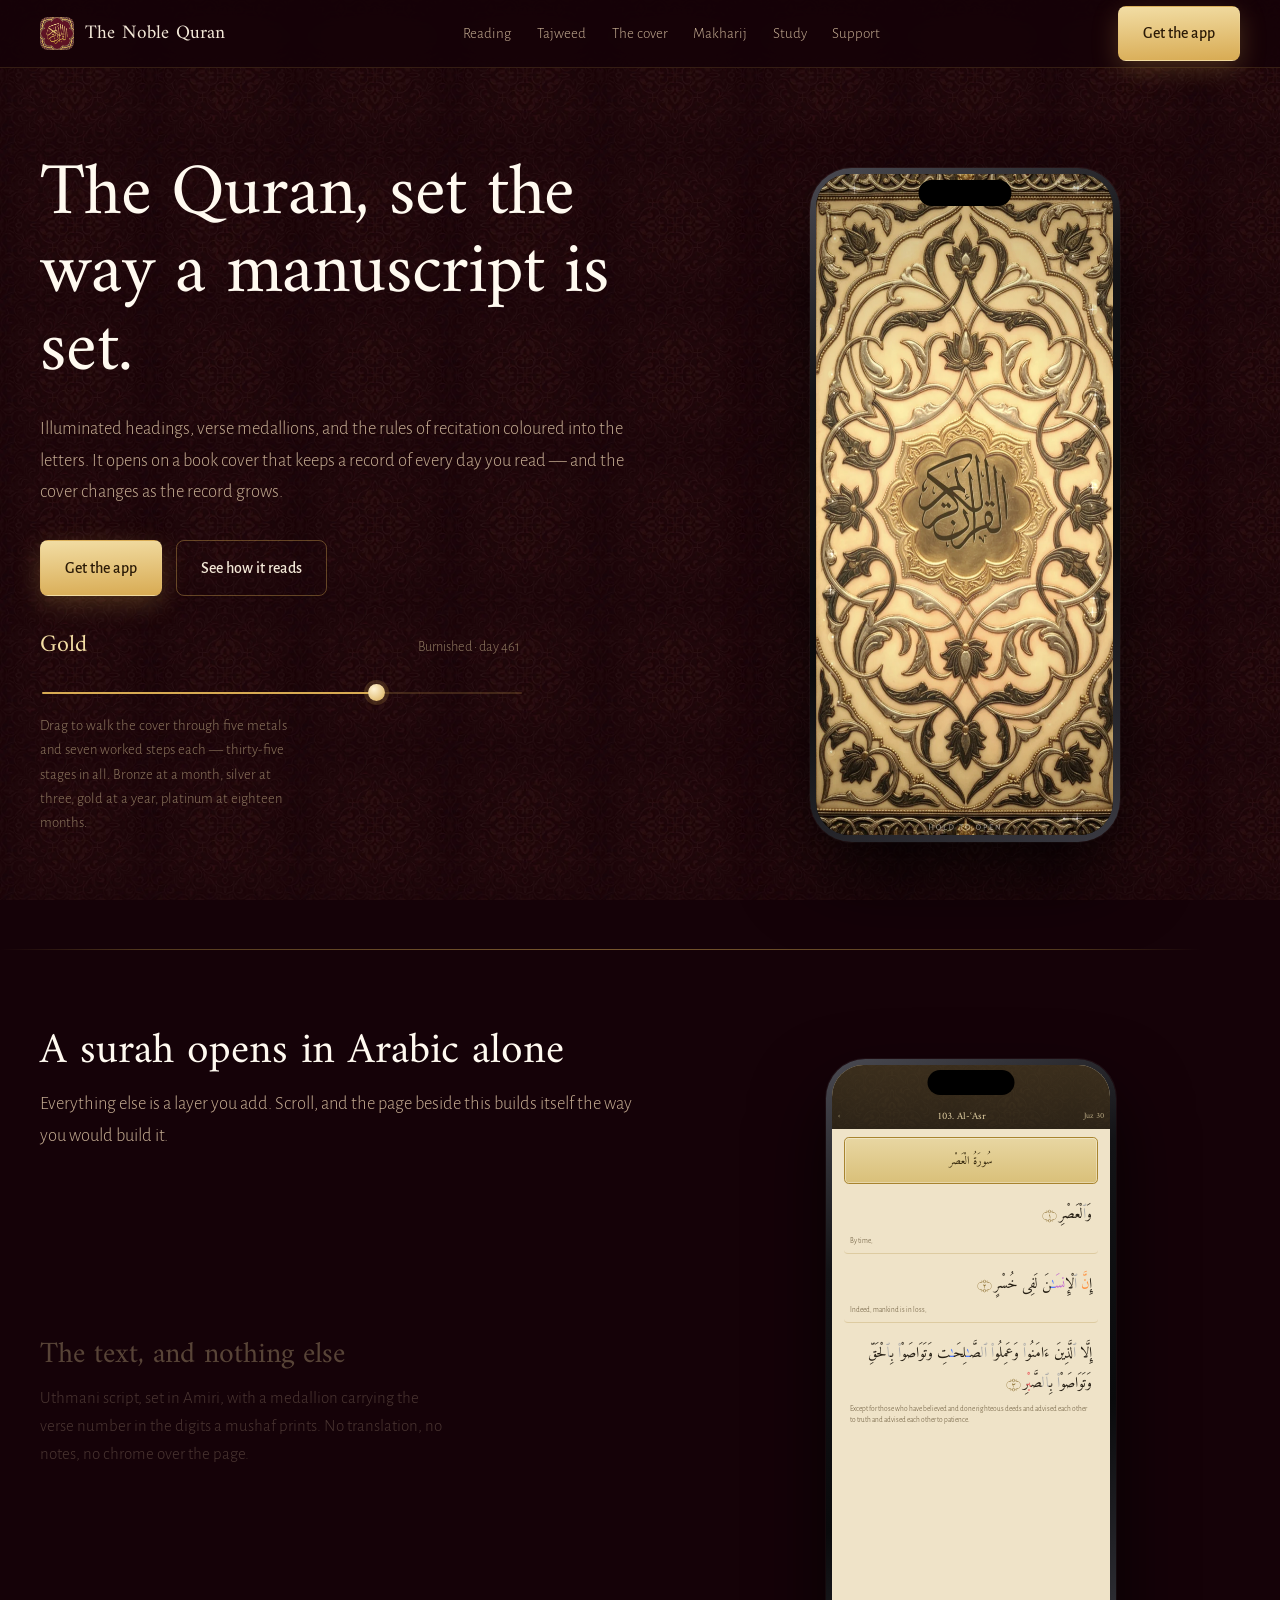
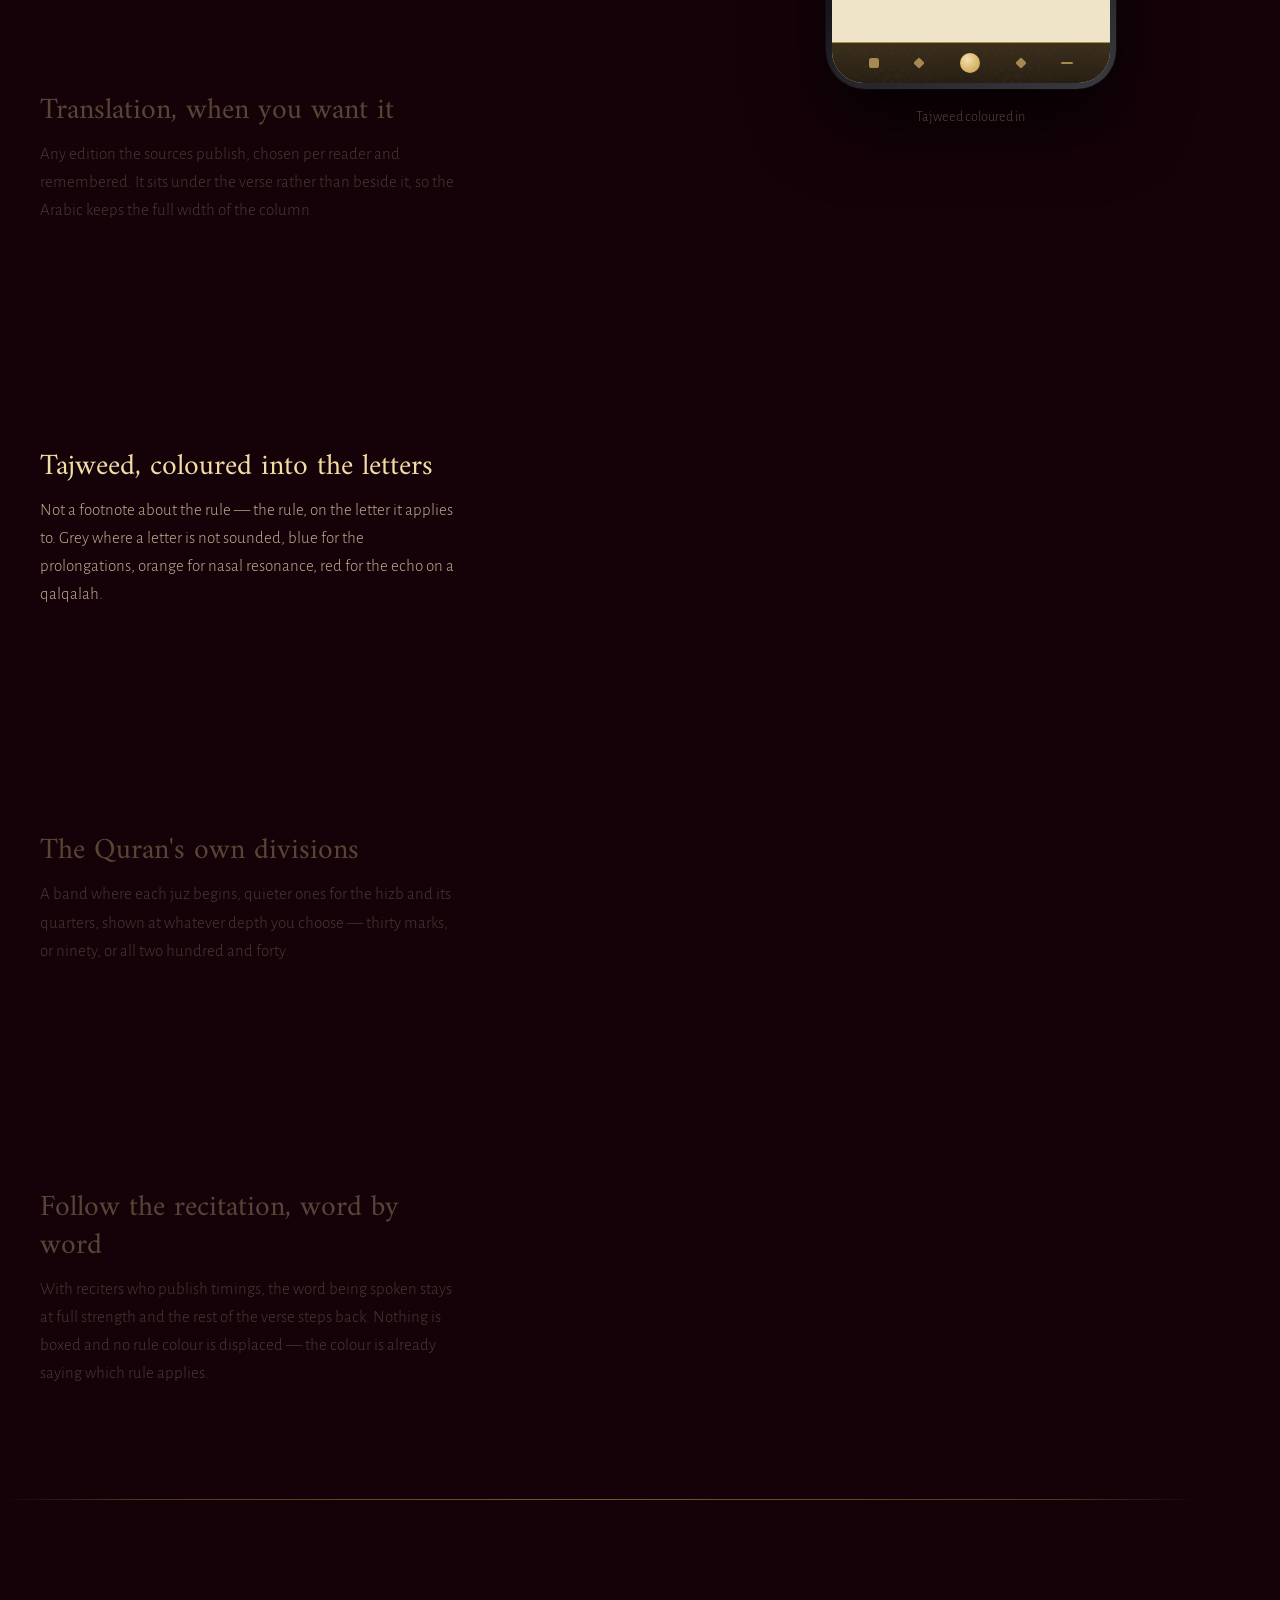
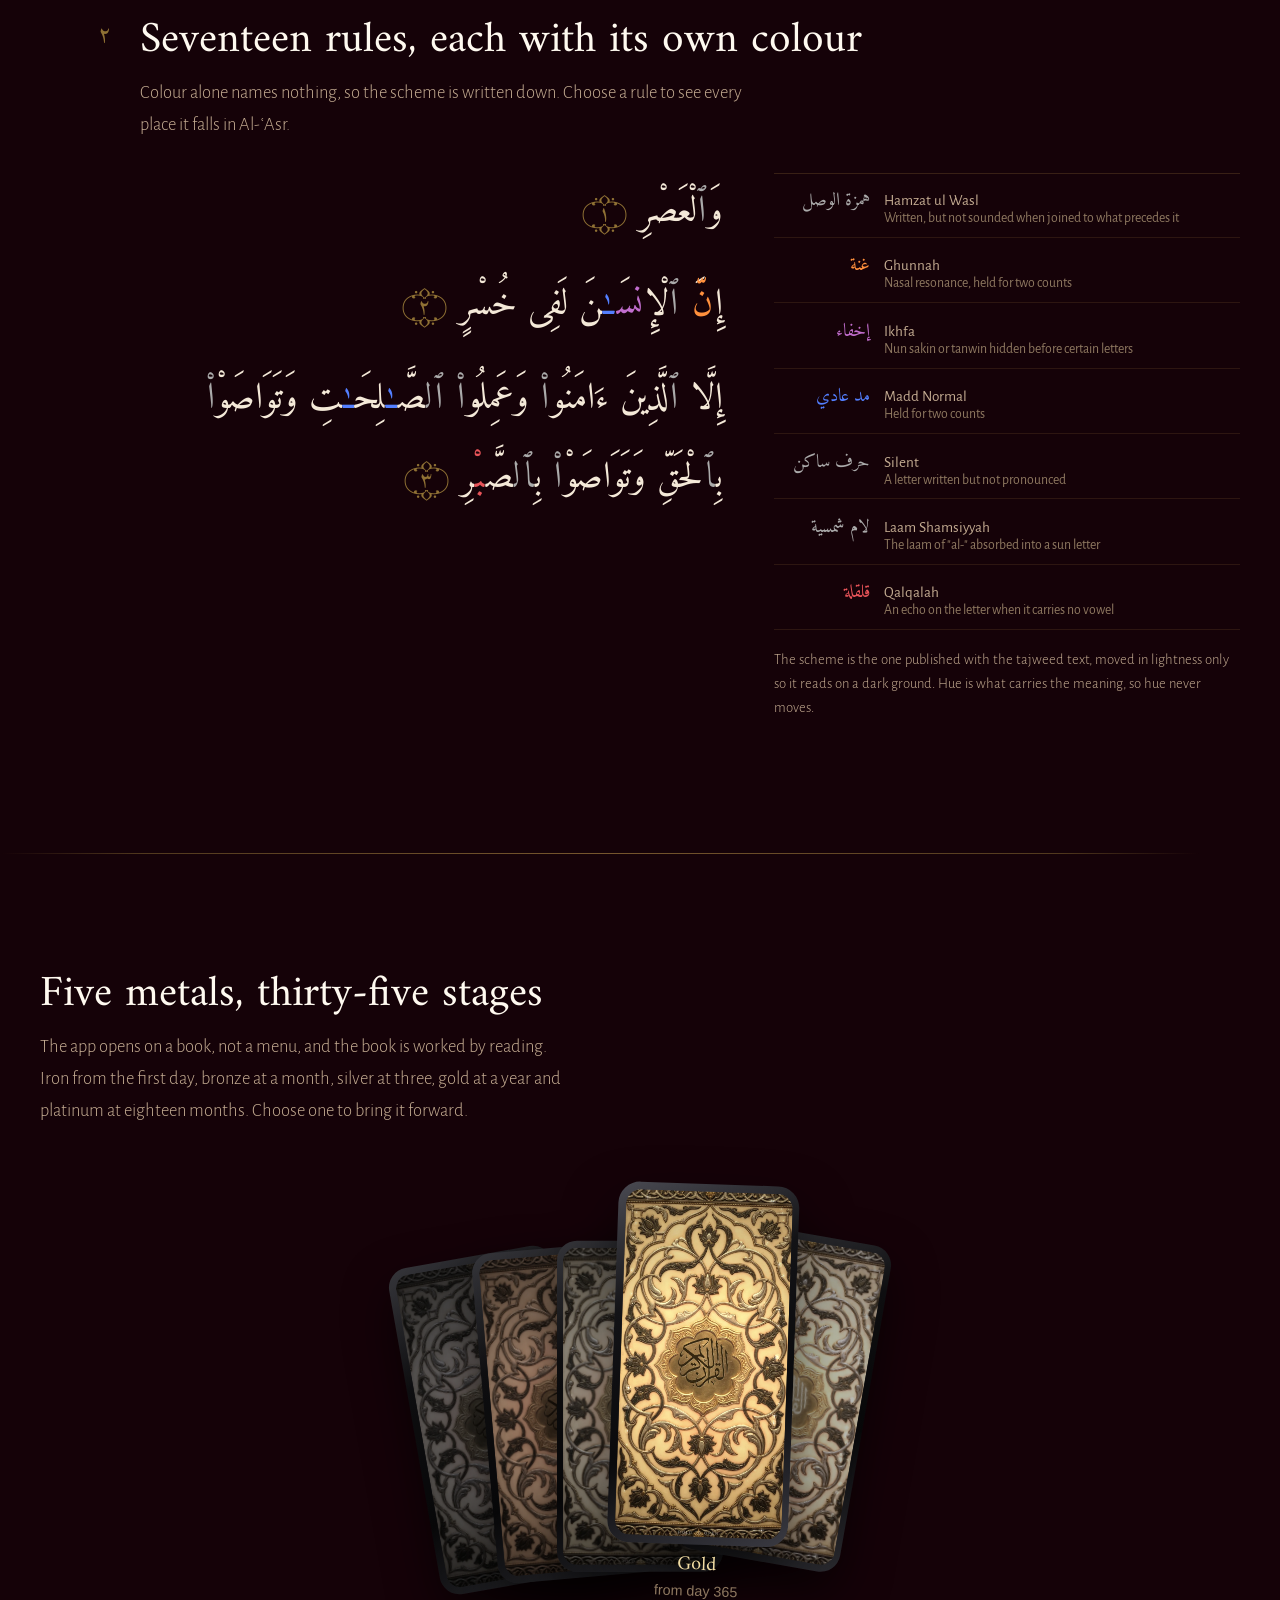
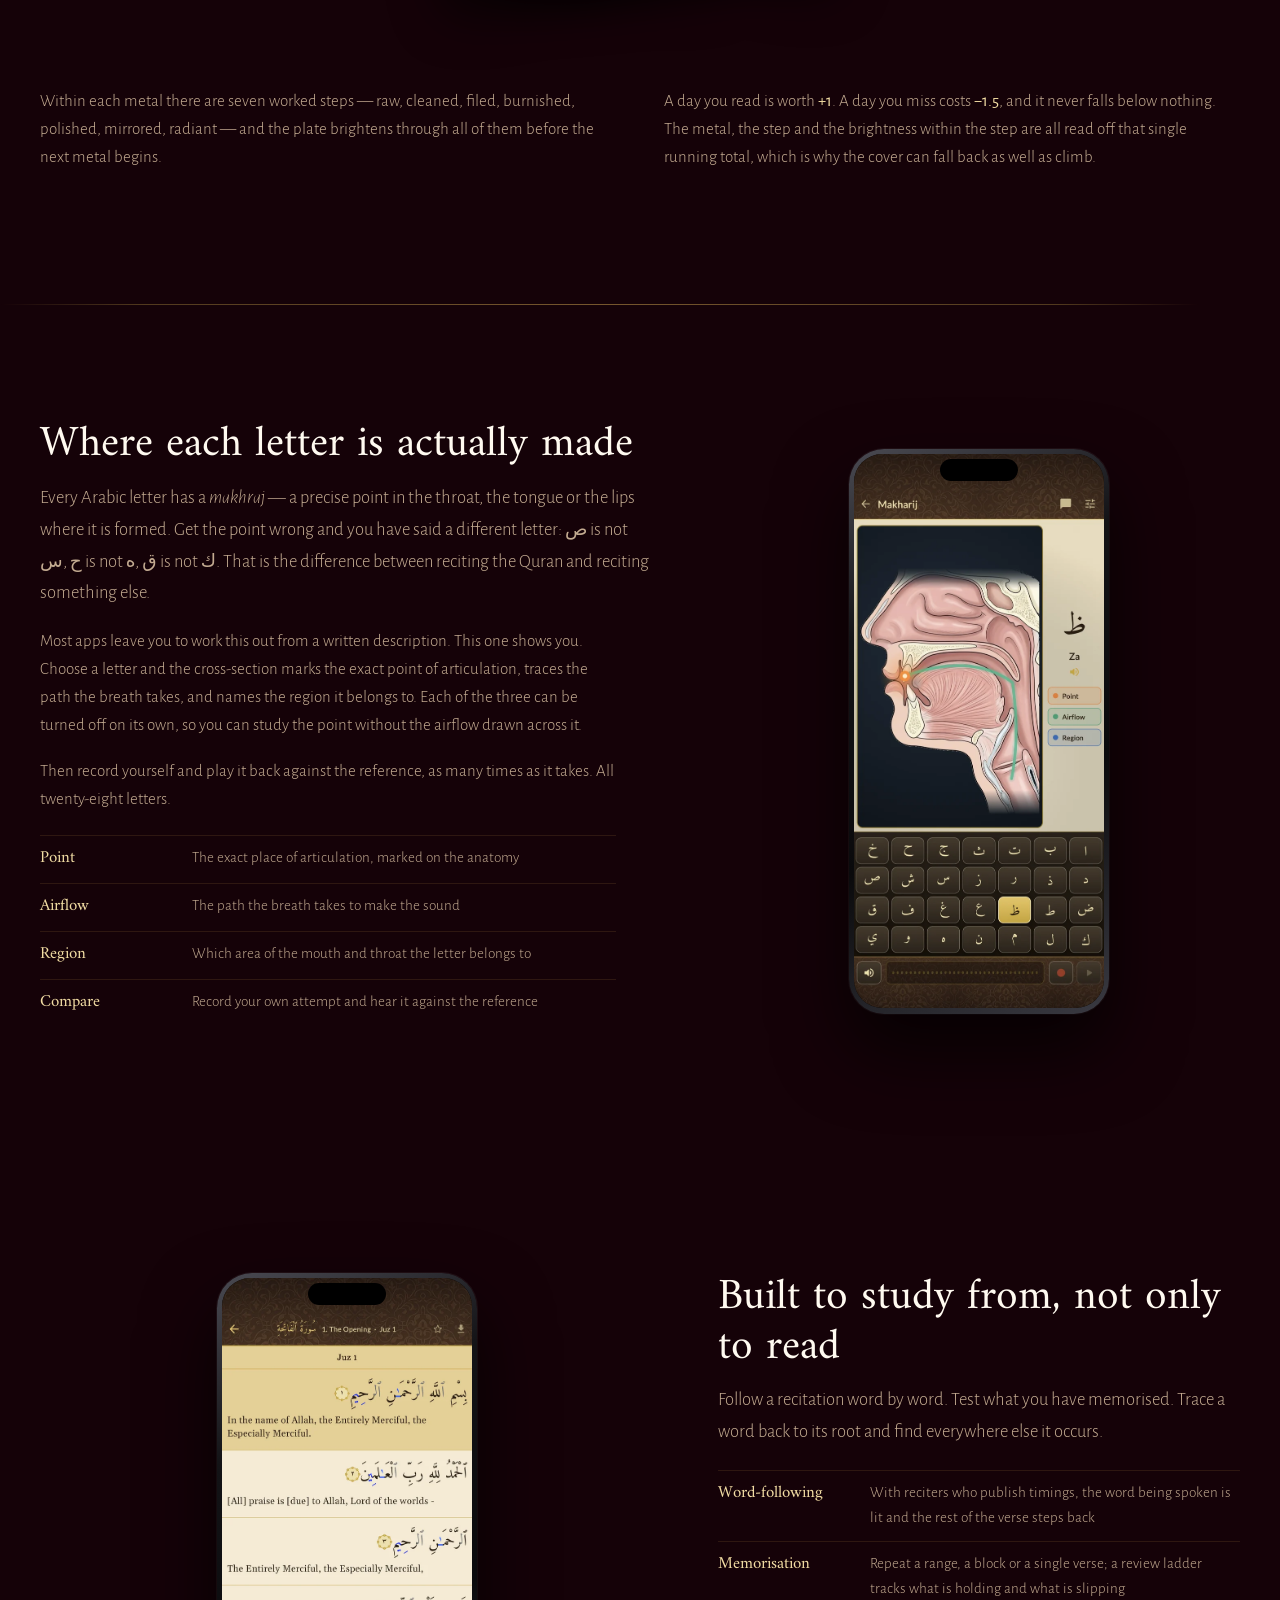
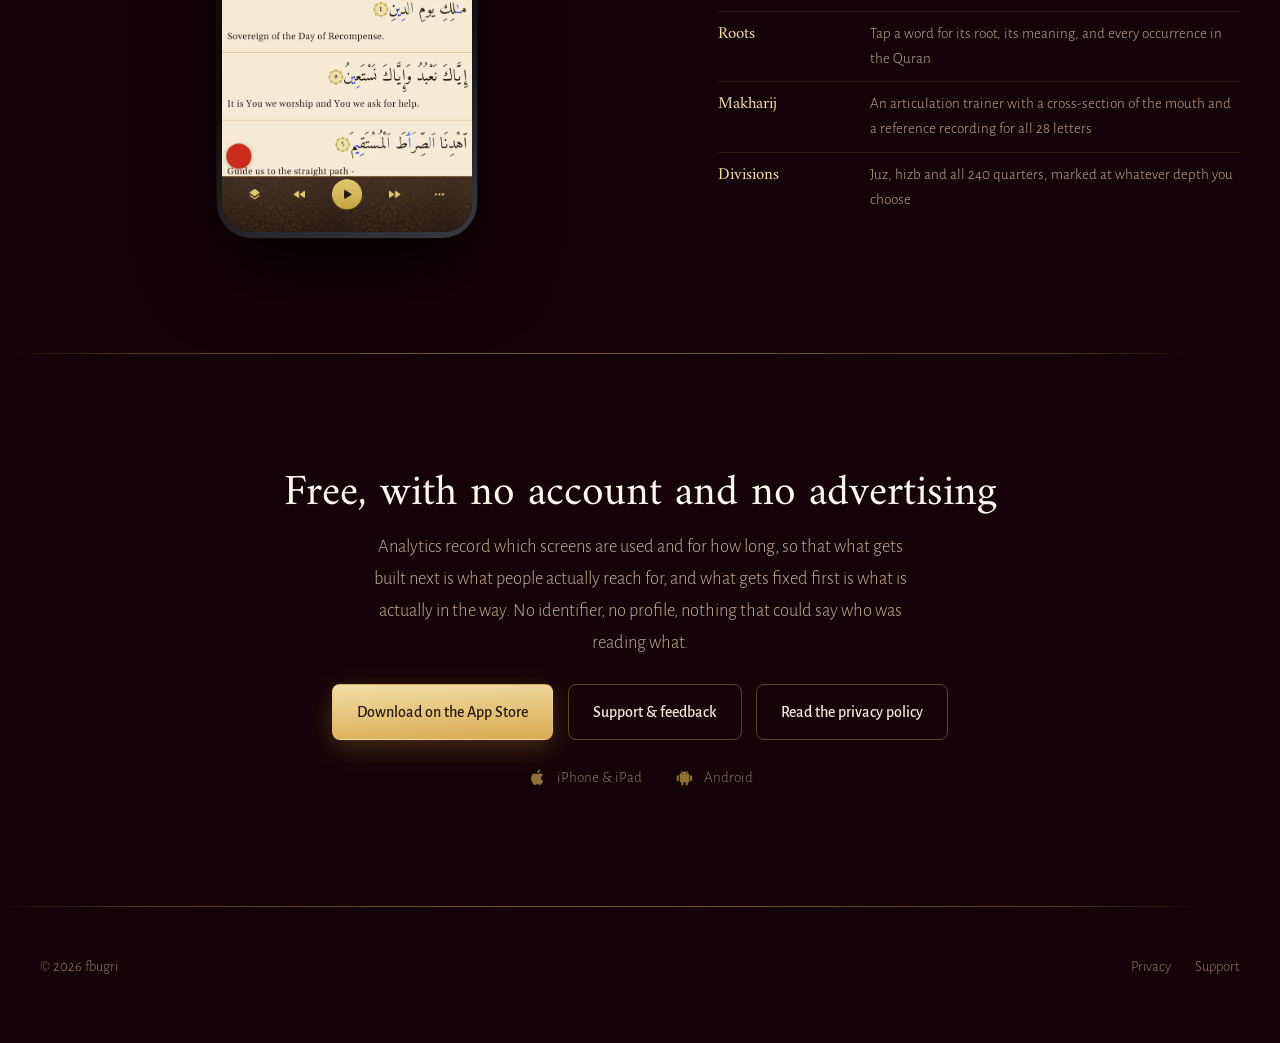
<file: index.html>
<!doctype html>
<html lang="en">
<head>
<meta charset="utf-8">
<meta name="viewport" content="width=device-width, initial-scale=1">
<title>The Noble Quran</title>
<meta name="description" content="A Quran reader for iPhone, set the way a manuscript is set. Tajweed coloured into the letters, word-by-word recitation, and a cover that records every day you read.">
<link rel="icon" href="img/icon.png">
<link rel="canonical" href="https://fbugri-rgb.github.io/noble-quran/">
<meta property="og:type" content="website">
<meta property="og:site_name" content="The Noble Quran">
<meta property="og:title" content="The Noble Quran">
<meta property="og:description" content="A Quran reader for iPhone, set the way a manuscript is set. Tajweed coloured into the letters, recitation followed word by word, and a cover worked by reading.">
<meta property="og:url" content="https://fbugri-rgb.github.io/noble-quran/">
<meta property="og:image" content="https://fbugri-rgb.github.io/noble-quran/img/og.jpg">
<meta property="og:image:width" content="1200">
<meta property="og:image:height" content="630">
<meta property="og:image:alt" content="The Noble Quran: an iPhone showing an illuminated gold book cover.">
<meta name="twitter:card" content="summary_large_image">
<meta name="twitter:title" content="The Noble Quran">
<meta name="twitter:description" content="A Quran reader for iPhone, set the way a manuscript is set. Tajweed coloured into the letters, recitation followed word by word, and a cover worked by reading.">
<meta name="twitter:image" content="https://fbugri-rgb.github.io/noble-quran/img/og.jpg">
<meta name="theme-color" content="#150208">

<link rel="preconnect" href="https://fonts.googleapis.com">
<link rel="preconnect" href="https://fonts.gstatic.com" crossorigin>
<link href="https://fonts.googleapis.com/css2?family=Amiri:ital,wght@0,400;0,700;1,400&family=Alegreya+Sans:wght@300;400;500;700&display=swap" rel="stylesheet">
<link rel="stylesheet" href="style.css">
<style>
/* ─── The phone ────────────────────────────────────────────────────────────
   Drawn rather than an image, so the bezel stays crisp at any size and the
   screen can hold live content as easily as a screenshot. */
.phone{position:relative;width:var(--w,270px);aspect-ratio:1206/2622;flex:none;
  border-radius:calc(var(--w,270px)/7.4);
  padding:calc(var(--w,270px)/48);
  background:linear-gradient(155deg,#4a4a52,#131316 28%,#0a0a0c 62%,#3a3a42);
  box-shadow:0 2.2rem 4.5rem rgba(0,0,0,.72), 0 0 0 1px rgba(255,255,255,.06);}
.phone-screen{position:relative;width:100%;height:100%;overflow:hidden;background:#000;
  border-radius:calc(var(--w,270px)/9.2)}
.phone-screen img{width:100%;height:100%;object-fit:cover;object-position:top}
.phone-island{position:absolute;top:calc(var(--w,270px)/26);left:50%;transform:translateX(-50%);
  width:30%;height:calc(var(--w,270px)/11.5);background:#000;border-radius:999px;z-index:3}

/* ─── Hero ─────────────────────────────────────────────────────────────── */
.hero{padding-top:clamp(3rem,7vw,5.5rem);padding-bottom:clamp(3.5rem,8vw,6rem);overflow:hidden}
.hero-grid{display:grid;grid-template-columns:minmax(0,1.03fr) minmax(0,.97fr);
  gap:clamp(2rem,5vw,4.5rem);align-items:center}
.hero h1{margin-bottom:1.4rem}
.hero .lede{margin-bottom:2rem}
.hero-cta{display:flex;gap:.9rem;flex-wrap:wrap;align-items:center}
.hero-note{margin-top:1.2rem;font-size:.92rem;color:var(--faint)}

.stage{position:relative;display:flex;justify-content:center;align-items:center}
.stage::before{content:"";position:absolute;width:min(34rem,120%);aspect-ratio:1;border-radius:50%;
  background:radial-gradient(closest-side,color-mix(in srgb,var(--gold) 22%,transparent),transparent 70%);
  filter:blur(6px)}

/* The cover canvas sits where a screenshot would, and is the same artwork the
   app draws — lit the same way. */
#coverCanvas{width:100%;height:100%;display:block}

/* The scrubber: the one interactive control in the hero. */
.scrub{margin-top:1.9rem;max-width:30rem}
.scrub-head{display:flex;justify-content:space-between;align-items:baseline;gap:1rem;margin-bottom:.55rem}
.scrub-metal{font-family:var(--display);font-size:1.5rem;color:var(--gold-bright)}
.scrub-step{font-size:.9rem;color:var(--faint)}
.scrub input[type=range]{width:100%;appearance:none;height:2px;border-radius:2px;
  background:linear-gradient(90deg,var(--gold) var(--pct,0%),color-mix(in srgb,var(--gold) 20%,transparent) var(--pct,0%));
  outline-offset:6px;cursor:pointer}
.scrub input[type=range]::-webkit-slider-thumb{appearance:none;width:1.05rem;height:1.05rem;border-radius:50%;
  background:radial-gradient(circle at 35% 30%,#fff3d4,var(--gold));border:0;
  box-shadow:0 0 0 4px color-mix(in srgb,var(--gold) 18%,transparent)}
.scrub input[type=range]::-moz-range-thumb{width:1.05rem;height:1.05rem;border-radius:50%;border:0;
  background:radial-gradient(circle at 35% 30%,#fff3d4,var(--gold))}
.scrub-caption{margin-top:.7rem;font-size:.92rem;color:var(--faint);max-width:32ch}

/* ─── Layer demo ───────────────────────────────────────────────────────── */
.verse-panel{background:linear-gradient(180deg,var(--ox-lift),var(--ox));
  border:1px solid color-mix(in srgb,var(--gold) 24%,transparent);border-radius:1rem;
  padding:clamp(1.4rem,3vw,2.2rem)}
.ayah{font-family:var(--display);font-size:clamp(1.7rem,3.4vw,2.35rem);line-height:2.1;
  direction:rtl;text-align:right;color:var(--ink);margin-bottom:.9rem}
.layer-line{color:var(--body);font-size:1rem;line-height:1.6;margin:.45rem 0 0;
  max-width:none;overflow:hidden;transition:opacity .22s ease}
.layer-line[hidden]{display:none}
.translit{font-style:italic;color:var(--faint)}
.switches{display:flex;flex-wrap:wrap;gap:.55rem;margin-top:1.5rem}
.sw{display:inline-flex;align-items:center;gap:.5rem;padding:.5rem .9rem;border-radius:999px;cursor:pointer;
  border:1px solid color-mix(in srgb,var(--gold) 26%,transparent);background:none;color:var(--body);
  font-family:var(--text);font-size:.95rem;transition:background .18s,color .18s,border-color .18s}
.sw .dot{width:.55rem;height:.55rem;border-radius:50%;background:color-mix(in srgb,var(--gold) 32%,transparent);
  transition:background .18s,box-shadow .18s}
.sw[aria-pressed=true]{color:var(--gold-bright);border-color:var(--gold);
  background:color-mix(in srgb,var(--gold) 11%,transparent)}
.sw[aria-pressed=true] .dot{background:var(--gold-bright);box-shadow:0 0 .5rem var(--gold)}

/* ─── Tajweed demo ─────────────────────────────────────────────────────── */
.tajweed-grid{display:grid;grid-template-columns:minmax(0,1.25fr) minmax(0,1fr);
  gap:clamp(1.6rem,4vw,3.2rem);align-items:start}
.tajweed-verse{font-family:var(--display);direction:rtl;text-align:right;
  font-size:clamp(1.6rem,3.2vw,2.3rem);line-height:2.15}
.tajweed-verse .v{display:block;margin-bottom:.9rem}
.tajweed-verse mark{background:none;color:inherit;border-radius:.15rem;padding:0 .04em;
  transition:background .2s ease,opacity .2s ease}
.tajweed-verse.dimmed mark:not(.lit){opacity:.28}
.tajweed-verse.dimmed .plain{opacity:.28}
.tajweed-verse mark.lit{background:color-mix(in srgb,currentColor 17%,transparent)}
.keylist{display:flex;flex-direction:column;gap:.1rem;border-top:1px solid color-mix(in srgb,var(--gold) 18%,transparent)}
.keyrow{display:grid;grid-template-columns:5.5rem 1fr;gap:.9rem;align-items:baseline;width:100%;
  padding:.62rem .5rem;background:none;border:0;border-bottom:1px solid color-mix(in srgb,var(--gold) 12%,transparent);
  cursor:pointer;text-align:left;font-family:var(--text);color:var(--body);font-size:.95rem;
  transition:background .16s}
.keyrow:hover,.keyrow.active{background:color-mix(in srgb,var(--gold) 8%,transparent);color:var(--ink)}
.keyrow .ar{font-family:var(--display);font-size:1.15rem;direction:rtl;text-align:right}
.keyrow .what{font-size:.86rem;color:var(--faint);display:block}

/* ─── Feature leaves ───────────────────────────────────────────────────── */
.feature{display:grid;grid-template-columns:minmax(0,1fr) minmax(0,.85fr);
  gap:clamp(2rem,5vw,4rem);align-items:center}
.feature.flip>.feature-shot{order:-1}
.feature-shot{display:flex;justify-content:center}
.spec{display:grid;gap:.1rem;margin-top:1.4rem;max-width:var(--measure)}
.spec div{display:grid;grid-template-columns:8.5rem 1fr;gap:1rem;padding:.55rem 0;
  border-top:1px solid color-mix(in srgb,var(--gold) 13%,transparent);font-size:.95rem}
.spec dt{color:var(--gold-bright);font-family:var(--display);font-size:1.05rem}
.spec dd{margin:0;color:var(--body)}

/* The metals are a real sequence, so they are numbered like one. */
.ladder{display:grid;gap:.1rem;margin-top:1.6rem;max-width:34rem}
.rung{display:grid;grid-template-columns:2.2rem 1fr auto;gap:1rem;align-items:center;
  padding:.7rem .2rem;border-top:1px solid color-mix(in srgb,var(--gold) 13%,transparent)}
.rung b{font-family:var(--display);font-weight:400;font-size:1.12rem;color:var(--ink)}
.rung .n{font-family:var(--display);color:var(--gold-dim);font-size:1.1rem}
.rung .d{color:var(--faint);font-size:.92rem;font-variant-numeric:tabular-nums}

.closing{text-align:center}
.closing h2{margin-inline:auto}
.closing p{margin-inline:auto}


/* ─── Scrollytelling: the page assembles itself ──────────────────────────
   The phone is pinned and the writing moves past it, so each paragraph is
   read while the thing it describes is on screen. */
.scrolly{padding-top:clamp(3rem,6vw,5rem);padding-bottom:0}
.scrolly-grid{display:grid;grid-template-columns:minmax(0,1fr) minmax(0,.9fr);
  gap:clamp(2rem,5vw,4.5rem);align-items:start}
.scrolly-intro{padding-bottom:clamp(2rem,6vh,4rem)}

.step{max-width:46ch;padding:min(15vh,7rem) 0;opacity:.3;transition:opacity .45s ease}
.step.is-live{opacity:1}
.step h3{font-family:var(--display);font-weight:400;font-size:clamp(1.35rem,2.4vw,1.85rem);
  color:var(--gold-bright);margin:0 0 .6rem}
.step p{color:var(--body);margin:0}
@media (prefers-reduced-motion:reduce){.step{opacity:1;transition:none}}

.scrolly-stage{position:sticky;top:calc(4.2rem + 3vh);display:flex;flex-direction:column;
  align-items:center;gap:1rem;padding-top:2rem}
.stage-note{font-size:.9rem;color:var(--faint);margin:0;text-align:center;min-height:1.4em;
  transition:opacity .3s ease}

/* ─── The page inside the phone ──────────────────────────────────────────
   Not a screenshot: the real text, the real colours, set as the app sets
   them, so it can add a layer without swapping an image. */
.mushaf{position:absolute;inset:0;background:#efe3c8;color:#2b2317;
  display:flex;flex-direction:column;font-family:var(--display);overflow:hidden}
/* The leather bars carry the app's arabesque, worked into them and held
   low -- the same image, at the same weight, that the app uses. Without it
   this mock stopped looking like the thing it is standing in for. */
.mushaf-head{flex:none;display:flex;align-items:center;justify-content:space-between;
  gap:.5em;padding:calc(var(--w,270px)/6.6) .9em .5em;
  background-color:#33291a;
  background-image:linear-gradient(180deg,rgba(59,47,29,.92),rgba(43,35,23,.92)),
    url('img/ornament.webp');
  background-size:auto,120px auto;
  background-repeat:no-repeat,repeat;
  color:#e8d6a8;font-size:.42rem}
.mushaf-title{font-size:1.5em}
.mushaf-back,.mushaf-juz{opacity:.75;font-size:1.2em}
.mushaf-band{flex:none;font-size:.42rem;text-align:center;padding:.85em 0;
  background:#e3cf9a;color:#4a3a17;border-block:1px solid #b08d3e;letter-spacing:.06em;
  max-height:0;padding-block:0;border-width:0;overflow:hidden;
  transition:max-height .4s ease,padding .4s ease,border-width .4s ease}
.mushaf.has-band .mushaf-band{max-height:8em;padding-block:.85em;border-width:1px}
.mushaf-body{flex:1;overflow:hidden;padding:.55rem .75rem;position:relative}
.mushaf-heading{margin:0 0 .6rem;padding:.5rem .4rem;text-align:center;border-radius:.3rem;
  background:linear-gradient(180deg,#e8d6a2,#d9c079);border:1px solid #a8842f;
  box-shadow:inset 0 0 0 1px rgba(255,255,255,.35)}
.mushaf-heading span{font-size:.72rem;color:#3a2c0f;direction:rtl}
.mushaf-bar{flex:none;height:2.6rem;
  background-color:#2e2517;
  background-image:linear-gradient(180deg,rgba(59,47,29,.92),rgba(36,29,18,.92)),
    url('img/ornament.webp');
  background-size:auto,120px auto;
  background-repeat:no-repeat,repeat;
  border-top:1px solid #b08d3e;display:flex;align-items:center;justify-content:space-evenly}
.mushaf-bar span{width:.62rem;height:.62rem;border-radius:.16rem;background:#cbab63;opacity:.75}
.mushaf-bar .mb-prev,.mushaf-bar .mb-next{width:.5rem;height:.5rem;transform:rotate(45deg);border-radius:.08rem}
.mushaf-bar .mb-more{width:.75rem;height:.16rem;border-radius:999px}
.mushaf-bar .mb-play{width:1.25rem;height:1.25rem;border-radius:50%;
  background:radial-gradient(circle at 38% 32%,#f3dfae,#c49a3d);opacity:1}

.mv{margin-bottom:.55rem;padding:.45rem .4rem;border-radius:.25rem;
  border-bottom:1px solid rgba(176,141,62,.28);transition:background .35s ease}
.mv:last-child{border-bottom:0}
.mv-ar{direction:rtl;text-align:right;font-size:.92rem;line-height:2;color:#241d12}
.mv-num{display:inline-block;color:#8a6c2c;font-size:.8em;margin-inline:.15em}
.mv-tr{font-family:var(--text);font-size:.46rem;line-height:1.5;color:#5d4c2e;
  margin:.3rem 0 0;max-height:0;opacity:0;overflow:hidden;
  transition:max-height .4s ease,opacity .3s ease,margin .4s ease}
.mushaf.has-translation .mv-tr{max-height:14em;opacity:1;margin-top:.3rem}

/* Tajweed is off until the step that turns it on; the ink stays black until
   then, exactly as the reader does it. */
.mv mark{background:none;color:inherit;transition:color .45s ease}
.mushaf.has-tajweed .mv mark{color:var(--rule)}

/* Following the words: the spoken word holds, everything else steps back. */
.mushaf.is-following .mv{background:transparent}
.mushaf.is-following .mv.is-playing .mv-ar .w{opacity:.3;transition:opacity .4s ease}
.mushaf.is-following .mv.is-playing .mv-ar .w.is-spoken{opacity:1}
.mushaf.is-following .mv.is-playing{background:rgba(203,171,99,.22)}

/* ─── The fan of metals ──────────────────────────────────────────────────
   Overlapped like plates on a bench, because they are the same plate at
   five stages of work rather than five different things. */
.cover-head{max-width:58ch;margin-bottom:clamp(2rem,5vw,3.5rem)}
.fan{display:flex;justify-content:center;align-items:flex-end;
  padding:1rem 0 2rem;min-height:clamp(19rem,38vw,27rem)}
.fan-card{appearance:none;background:none;border:0;padding:0;cursor:pointer;
  position:relative;flex:none;
  width:clamp(7.5rem,13vw,11rem);
  margin-inline:clamp(-3.4rem,-5.5vw,-2rem);
  transform:translateY(calc(var(--i) * -0.35rem)) rotate(calc((var(--i) - 2) * 5deg));
  transform-origin:50% 100%;
  transition:transform .5s cubic-bezier(.2,.8,.3,1),filter .4s ease,z-index 0s;
  filter:brightness(.72) saturate(.85)}
.fan-card:nth-child(1){z-index:1}.fan-card:nth-child(2){z-index:2}
.fan-card:nth-child(3){z-index:3}.fan-card:nth-child(4){z-index:4}
.fan-card:nth-child(5){z-index:5}
.fan-card.is-active{filter:none;z-index:9;
  transform:translateY(-2.4rem) rotate(calc((var(--i) - 2) * 2deg)) scale(1.09)}
.fan-card:hover{filter:brightness(.92)}
.fan-card.is-active:hover{filter:none}
.fan-phone{display:block;border-radius:12%/6%;overflow:hidden;
  background:linear-gradient(155deg,#4a4a52,#131316 30%,#0a0a0c 64%,#3a3a42);
  padding:4%;box-shadow:0 1.4rem 3rem rgba(0,0,0,.6)}
.fan-phone img{width:100%;display:block;border-radius:9%/4.5%}
.fan-label{position:absolute;left:50%;bottom:-3.1rem;transform:translateX(-50%);
  text-align:center;white-space:nowrap;opacity:0;transition:opacity .35s ease}
.fan-card.is-active .fan-label{opacity:1}
.fan-label b{display:block;font-family:var(--display);font-weight:400;font-size:1.15rem;
  color:var(--gold-bright)}
.fan-label i{font-style:normal;font-size:.82rem;color:var(--faint)}
.cover-foot{display:grid;grid-template-columns:1fr 1fr;gap:clamp(1.5rem,4vw,3rem);
  margin-top:clamp(3rem,6vw,4.5rem)}
.cover-foot b{color:var(--gold-bright);font-weight:400}
@media (prefers-reduced-motion:reduce){.fan-card{transition:none}}

@media (max-width:980px){
  .scrolly-grid{grid-template-columns:minmax(0,1fr)}
  .scrolly-stage{position:sticky;top:4.4rem;order:-1;padding-top:0;
    background:linear-gradient(180deg,var(--ox-deep) 78%,transparent);padding-bottom:1rem;z-index:5}
  .step{padding:8vh 0;opacity:1}
  .fan-card{margin-inline:clamp(-2.6rem,-7vw,-1.4rem)}
  .cover-foot{grid-template-columns:1fr}
}

/* One orchestrated arrival, on load, in the hero only. Everything further
   down the page is already in place when you reach it. */
.rise{opacity:0;transform:translateY(14px)}
.loaded .rise{opacity:1;transform:none;transition:opacity .7s cubic-bezier(.2,.7,.3,1),transform .7s cubic-bezier(.2,.7,.3,1)}
.loaded .rise:nth-child(1){transition-delay:.05s}
.loaded .rise:nth-child(2){transition-delay:.13s}
.loaded .rise:nth-child(3){transition-delay:.21s}
.loaded .rise:nth-child(4){transition-delay:.29s}
@media (prefers-reduced-motion:reduce){
  .rise{opacity:1;transform:none;transition:none}
}

@media (max-width:980px){
  .hero-grid,.tajweed-grid,.feature{grid-template-columns:minmax(0,1fr)}
  .feature.flip>.feature-shot{order:0}
  .leaf{grid-template-columns:minmax(0,1fr)}
  .margin{display:none}
  .masthead nav{display:none}
  .stage{order:-1}
}
</style>
</head>
<body>

<header class="masthead">
  <div class="folio bar">
    <a class="wordmark" href="#top"><img src="img/icon.png" alt=""><span>The Noble Quran</span></a>
    <nav>
      <a href="#reading">Reading</a>
      <a href="#tajweed">Tajweed</a>
      <a href="#cover">The cover</a>
      <a href="#makharij">Makharij</a>
      <a href="#study">Study</a>
      <a href="support.html#contact">Support</a>
    </nav>
    <a class="btn btn-gold" href="#get">Get the app</a>
  </div>
</header>

<main id="top">

<!-- ── Hero ──────────────────────────────────────────────────────────── -->
<div class="hero">
  <div class="folio hero-grid">
    <div>
      <h1 class="rise">The Quran, set the way a manuscript is set.</h1>
      <p class="lede rise">Illuminated headings, verse medallions, and the rules of recitation
        coloured into the letters. It opens on a book cover that keeps a record of every day
        you read — and the cover changes as the record grows.</p>
      <div class="hero-cta rise">
        <a class="btn btn-gold" href="#get">Get the app</a>
        <a class="btn btn-quiet" href="#reading">See how it reads</a>
      </div>
      <div class="scrub rise">
        <div class="scrub-head">
          <span class="scrub-metal" id="metalName">Iron</span>
          <span class="scrub-step" id="stepName">Raw · day 1</span>
        </div>
        <input id="days" type="range" min="0" max="1000" value="704" step="1"
               aria-label="Days read, to see how the cover changes">
        <p class="scrub-caption">Drag to walk the cover through five metals and seven worked
          steps each — thirty-five stages in all. Bronze at a month, silver at three,
          gold at a year, platinum at eighteen months.</p>
      </div>
    </div>

    <div class="stage rise">
      <div class="phone" style="--w:clamp(230px,30vw,310px)">
        <div class="phone-island"></div>
        <div class="phone-screen"><canvas id="coverCanvas" width="627" height="1302"></canvas></div>
      </div>
    </div>
  </div>
</div>

<hr class="rule folio">

<!-- ── The page, assembled ────────────────────────────────────────────────
     A pinned phone with a real page inside it. Each step adds one layer, so
     what the writing describes is what the phone is doing beside it.      -->
<section id="reading" class="scrolly">
  <div class="folio scrolly-grid">

    <div class="scrolly-steps">
      <div class="scrolly-intro">
        <h2>A surah opens in Arabic alone</h2>
        <p class="lede">Everything else is a layer you add. Scroll, and the page beside this
          builds itself the way you would build it.</p>
      </div>

      <article class="step" data-step="0">
        <h3>The text, and nothing else</h3>
        <p>Uthmani script, set in Amiri, with a medallion carrying the verse number in the
          digits a mushaf prints. No translation, no notes, no chrome over the page.</p>
      </article>

      <article class="step" data-step="1">
        <h3>Translation, when you want it</h3>
        <p>Any edition the sources publish, chosen per reader and remembered. It sits under the
          verse rather than beside it, so the Arabic keeps the full width of the column.</p>
      </article>

      <article class="step" data-step="2">
        <h3>Tajweed, coloured into the letters</h3>
        <p>Not a footnote about the rule — the rule, on the letter it applies to. Grey where a
          letter is not sounded, blue for the prolongations, orange for nasal resonance, red for
          the echo on a qalqalah.</p>
      </article>

      <article class="step" data-step="3">
        <h3>The Quran's own divisions</h3>
        <p>A band where each juz begins, quieter ones for the hizb and its quarters, shown at
          whatever depth you choose — thirty marks, or ninety, or all two hundred and forty.</p>
      </article>

      <article class="step" data-step="4">
        <h3>Follow the recitation, word by word</h3>
        <p>With reciters who publish timings, the word being spoken stays at full strength and
          the rest of the verse steps back. Nothing is boxed and no rule colour is displaced —
          the colour is already saying which rule applies.</p>
      </article>
    </div>

    <div class="scrolly-stage">
      <div class="phone" style="--w:clamp(220px,26vw,290px)">
        <div class="phone-island"></div>
        <div class="phone-screen">
          <div class="mushaf" id="mushaf">
            <div class="mushaf-head">
              <span class="mushaf-back">‹</span>
              <span class="mushaf-title">103. Al-ʿAsr</span>
              <span class="mushaf-juz">Juz 30</span>
            </div>
            <div class="mushaf-band" id="juzBand">Juz 30 · Quarter 4</div>
            <div class="mushaf-body" id="mushafBody">
              <div class="mushaf-heading"><span>سُورَةُ الْعَصْر</span></div>
            </div>
            <div class="mushaf-bar">
              <span class="mb-layers"></span><span class="mb-prev"></span>
              <span class="mb-play"></span><span class="mb-next"></span><span class="mb-more"></span>
            </div>
          </div>
        </div>
      </div>
      <p class="stage-note" id="stageNote">Arabic alone</p>
    </div>

  </div>
</section>

<hr class="rule folio">

<!-- ── Tajweed key ───────────────────────────────────────────────────────── -->
<section id="tajweed">
  <div class="folio leaf">
    <div class="margin" aria-hidden="true">٢</div>
    <div>
      <h2>Seventeen rules, each with its own colour</h2>
      <p class="lede">Colour alone names nothing, so the scheme is written down. Choose a rule
        to see every place it falls in Al-ʿAsr.</p>

      <div class="tajweed-grid" style="margin-top:2rem">
        <div class="tajweed-verse" id="tv" dir="rtl" aria-label="Surah Al-Asr, coloured by rule"></div>
        <div>
          <div class="keylist" id="keylist"></div>
          <p class="quiet" style="font-size:.92rem;margin-top:1.1rem">
            The scheme is the one published with the tajweed text, moved in lightness only so it
            reads on a dark ground. Hue is what carries the meaning, so hue never moves.
          </p>
        </div>
      </div>
    </div>
  </div>
</section>

<hr class="rule folio">

<!-- ── The cover, as a fan of metals ─────────────────────────────────────── -->
<section id="cover">
  <div class="folio">
    <div class="cover-head">
      <h2>Five metals, thirty-five stages</h2>
      <p class="lede">The app opens on a book, not a menu, and the book is worked by reading.
        Iron from the first day, bronze at a month, silver at three, gold at a year and
        platinum at eighteen months. Choose one to bring it forward.</p>
    </div>

    <div class="fan" id="fan">
      <button class="fan-card" data-metal="iron" style="--i:0" aria-label="Iron">
        <span class="fan-phone"><img src="img/cover_iron.webp" alt=""></span>
        <span class="fan-label"><b>Iron</b><i>from day one</i></span>
      </button>
      <button class="fan-card" data-metal="bronze" style="--i:1" aria-label="Bronze">
        <span class="fan-phone"><img src="img/cover_bronze.webp" alt=""></span>
        <span class="fan-label"><b>Bronze</b><i>from day 30</i></span>
      </button>
      <button class="fan-card" data-metal="silver" style="--i:2" aria-label="Silver">
        <span class="fan-phone"><img src="img/cover_silver.webp" alt=""></span>
        <span class="fan-label"><b>Silver</b><i>from day 90</i></span>
      </button>
      <button class="fan-card is-active" data-metal="gold" style="--i:3" aria-label="Gold">
        <span class="fan-phone"><img src="img/cover_gold.webp" alt=""></span>
        <span class="fan-label"><b>Gold</b><i>from day 365</i></span>
      </button>
      <button class="fan-card" data-metal="platinum" style="--i:4" aria-label="Platinum">
        <span class="fan-phone"><img src="img/cover_platinum.webp" alt=""></span>
        <span class="fan-label"><b>Platinum</b><i>from day 548</i></span>
      </button>
    </div>

    <div class="cover-foot">
      <p class="quiet">Within each metal there are seven worked steps — raw, cleaned, filed,
        burnished, polished, mirrored, radiant — and the plate brightens through all of them
        before the next metal begins.</p>
      <p class="quiet">A day you read is worth <b>+1</b>. A day you miss costs <b>−1.5</b>, and
        it never falls below nothing. The metal, the step and the brightness within the step are
        all read off that single running total, which is why the cover can fall back as well as
        climb.</p>
    </div>
  </div>
</section>

<hr class="rule folio">

<!-- ── Makharij ──────────────────────────────────────────────────────────
     A section of its own, because no other Quran app has this and because a
     cross-section of a throat needs explaining before it earns its place. -->
<section id="makharij">
  <div class="folio feature">
    <div>
      <h2>Where each letter is actually made</h2>
      <p class="lede">Every Arabic letter has a <em>makhraj</em> — a precise point in the
        throat, the tongue or the lips where it is formed. Get the point wrong and you have
        said a different letter: <bdi>ص</bdi> is not <bdi>س</bdi>, <bdi>ح</bdi> is not
        <bdi>ه</bdi>, <bdi>ق</bdi> is not <bdi>ك</bdi>. That is the difference
        between reciting the Quran and reciting something else.</p>
      <p class="quiet">Most apps leave you to work this out from a written description. This
        one shows you. Choose a letter and the cross-section marks the exact point of
        articulation, traces the path the breath takes, and names the region it belongs to.
        Each of the three can be turned off on its own, so you can study the point without
        the airflow drawn across it.</p>
      <p class="quiet">Then record yourself and play it back against the reference, as many
        times as it takes. All twenty-eight letters.</p>
      <dl class="spec">
        <div><dt>Point</dt><dd>The exact place of articulation, marked on the anatomy</dd></div>
        <div><dt>Airflow</dt><dd>The path the breath takes to make the sound</dd></div>
        <div><dt>Region</dt><dd>Which area of the mouth and throat the letter belongs to</dd></div>
        <div><dt>Compare</dt><dd>Record your own attempt and hear it against the reference</dd></div>
      </dl>
    </div>
    <div class="feature-shot">
      <div class="phone" style="--w:clamp(210px,24vw,260px)">
        <div class="phone-island"></div>
        <div class="phone-screen"><img src="img/shot_makharij.webp" alt="The articulation trainer, showing where the letter za is formed"></div>
      </div>
    </div>
  </div>
</section>

<!-- ── Study ─────────────────────────────────────────────────────────── -->
<section id="study">
  <div class="folio feature flip">
    <div>
      <h2>Built to study from, not only to read</h2>
      <p class="lede">Follow a recitation word by word. Test what you have memorised. Trace a
        word back to its root and find everywhere else it occurs.</p>
      <dl class="spec">
        <div><dt>Word-following</dt><dd>With reciters who publish timings, the word being spoken is lit and the rest of the verse steps back</dd></div>
        <div><dt>Memorisation</dt><dd>Repeat a range, a block or a single verse; a review ladder tracks what is holding and what is slipping</dd></div>
        <div><dt>Roots</dt><dd>Tap a word for its root, its meaning, and every occurrence in the Quran</dd></div>
        <div><dt>Makharij</dt><dd>An articulation trainer with a cross-section of the mouth and a reference recording for all 28 letters</dd></div>
        <div><dt>Divisions</dt><dd>Juz, hizb and all 240 quarters, marked at whatever depth you choose</dd></div>
      </dl>
    </div>
    <div class="feature-shot">
      <div class="phone" style="--w:clamp(210px,24vw,260px)">
        <div class="phone-island"></div>
        <div class="phone-screen"><img src="img/shot_reader.webp" alt="The reader, showing a surah"></div>
      </div>
    </div>
  </div>
</section>

<hr class="rule folio">

<!-- ── Close ─────────────────────────────────────────────────────────── -->
<section id="get">
  <div class="folio closing">
    <h2>Free, with no account and no advertising</h2>
    <p class="lede" style="max-width:54ch">Analytics record which screens are used and for how
      long, so that what gets built next is what people actually reach for, and what gets fixed
      first is what is actually in the way. No identifier, no profile, nothing that could say
      who was reading what.</p>
    <div style="display:flex;gap:.9rem;justify-content:center;flex-wrap:wrap;margin-top:1.6rem">
      <a class="btn btn-gold" href="#">Download on the App Store</a>
      <a class="btn btn-quiet" href="support.html#contact">Support &amp; feedback</a>
      <a class="btn btn-quiet" href="privacy.html">Read the privacy policy</a>
    </div>

    <!-- Both platforms, said plainly. These are drawn marks, not the official
         App Store and Google Play badges: those have their own artwork and
         rules, and neither may be shown until the app is actually listed. -->
    <ul class="platforms" aria-label="Supported platforms">
      <li>
        <svg viewBox="0 0 24 24" aria-hidden="true" focusable="false">
          <path d="M16.4 12.7c0-2.2 1.8-3.3 1.9-3.4-1-1.5-2.6-1.7-3.2-1.7-1.4-.1-2.7.8-3.3.8-.7 0-1.7-.8-2.8-.8-1.5 0-2.8.8-3.6 2.1-1.5 2.7-.4 6.6 1.1 8.8.7 1 1.6 2.2 2.7 2.2 1.1 0 1.5-.7 2.8-.7 1.3 0 1.6.7 2.8.7 1.2 0 1.9-1.1 2.6-2.1.8-1.2 1.2-2.4 1.2-2.4s-2.2-.9-2.2-3.5zM14.3 5.9c.6-.7 1-1.7.9-2.7-.9 0-2 .6-2.6 1.3-.6.6-1.1 1.7-.9 2.6 1 .1 2-.5 2.6-1.2z"/>
        </svg>
        <span>iPhone &amp; iPad</span>
      </li>
      <li>
        <svg viewBox="0 0 24 24" aria-hidden="true" focusable="false">
          <path d="M6.2 9.3h11.6v7.4a1 1 0 0 1-1 1h-.9v2.5a1.2 1.2 0 1 1-2.4 0v-2.5h-2.6v2.5a1.2 1.2 0 1 1-2.4 0v-2.5h-.9a1 1 0 0 1-1-1V9.3zM4.3 9.6a1.2 1.2 0 0 1 1.2 1.2v4.3a1.2 1.2 0 1 1-2.4 0v-4.3a1.2 1.2 0 0 1 1.2-1.2zm15.4 0a1.2 1.2 0 0 1 1.2 1.2v4.3a1.2 1.2 0 1 1-2.4 0v-4.3a1.2 1.2 0 0 1 1.2-1.2zM8.4 4.2l.9 1.6a5.9 5.9 0 0 1 5.4 0l.9-1.6a.3.3 0 1 1 .5.3l-.9 1.6a5 5 0 0 1 2.6 4H6.2a5 5 0 0 1 2.6-4l-.9-1.6a.3.3 0 1 1 .5-.3zM9.5 7.1a.6.6 0 1 0 0 1.2.6.6 0 0 0 0-1.2zm5 0a.6.6 0 1 0 0 1.2.6.6 0 0 0 0-1.2z"/>
        </svg>
        <span>Android</span>
      </li>
    </ul>
  </div>
</section>

</main>

<hr class="rule folio">
<footer>
  <div class="folio foot">
    <div>© 2026 fbugri</div>
    <nav>
      <a href="privacy.html">Privacy</a>
      <a href="support.html">Support</a>
    </nav>
  </div>
</footer>

<script>
(function(){
'use strict';
const reduced = matchMedia('(prefers-reduced-motion: reduce)').matches;

/* ── The layers, as the reader has them ─────────────────────────────── */
document.querySelectorAll('.sw').forEach(function(btn){
  btn.addEventListener('click', function(){
    const on = btn.getAttribute('aria-pressed') === 'true';
    btn.setAttribute('aria-pressed', String(!on));
    document.getElementById(btn.dataset.line).hidden = on;
  });
});

/* ── Tajweed ─────────────────────────────────────────────────────────────
   The markup and the colours are the app's own. Text comes from AlQuran
   Cloud's quran-tajweed edition, where a rule is written [code[letters].  */
const RULES = {
  h:['Hamzat ul Wasl','همزة الوصل','#AAAAAA','Written, but not sounded when joined to what precedes it'],
  s:['Silent','حرف ساكن','#AAAAAA','A letter written but not pronounced'],
  l:['Laam Shamsiyyah','لام شمسية','#AAAAAA','The laam of "al-" absorbed into a sun letter'],
  n:['Madd Normal','مد عادي','#537FFF','Held for two counts'],
  p:['Madd Permissible','مد جائز','#4050FF','May be held for two, four or six'],
  o:['Madd Obligatory','مد واجب','#2144C1','Held for four or five counts'],
  m:['Madd Necessary','مد لازم','#000EBC','Held for six counts'],
  g:['Ghunnah','غنة','#FF7E1E','Nasal resonance, held for two counts'],
  q:['Qalqalah','قلقلة','#DD0008','An echo on the letter when it carries no vowel'],
  f:['Ikhfa','إخفاء','#9400A8','Nun sakin or tanwin hidden before certain letters'],
  c:['Ikhfa Shafawi','إخفاء شفوي','#D500B7','Meem sakin hidden before ba'],
  w:['Idgham Shafawi','إدغام شفوي','#58B800','Meem merged into meem'],
  i:['Iqlab','إقلاب','#26BFFD','Nun or tanwin turned into a meem before ba'],
  a:['Idgham With Ghunnah','إدغام بغنة','#169777','Merged, carrying nasal resonance'],
  u:['Idgham Without Ghunnah','إدغام بلا غنة','#169200','Merged, without resonance'],
  d:['Idgham Mutajanisayn','إدغام متجانسين','#A1A1A1','Merged between letters sharing a point of articulation'],
  b:['Idgham Mutaqaribayn','إدغام متقاربين','#A1A1A1','Merged between letters whose points of articulation are close']
};
const VERSES = [
  'وَ[h:9999[ٱ]لْعَصْرِ',
  'إِ[g[نّ]َ [h:7137[ٱ]لْإِ[f:5969[نس]َ[n[ـٰ]نَ لَفِى خُسْرٍ',
  'إِلَّا [h:778[ٱ]لَّذِينَ ءَامَنُو[s[اْ] وَعَمِلُو[s[اْ] [h:118[ٱ][l[ل]صَّ[n[ـٰ]لِحَ[n[ـٰ]تِ وَتَوَاصَوْ[s[اْ] بِ[h:370[ٱ]لْحَقِّ وَتَوَاصَوْ[s[اْ] بِ[h:223[ٱ][l[ل]صَّ[q:223[بْ]رِ'
];

/* Lightness is nudged so each hue reads on a dark ground; hue itself is left
   exactly where the published scheme puts it. */
function onDark(hex){
  const n = parseInt(hex.slice(1),16);
  let r=(n>>16)/255, g=((n>>8)&255)/255, b=(n&255)/255;
  const mx=Math.max(r,g,b), mn=Math.min(r,g,b), l=(mx+mn)/2;
  if(l>=0.62) return hex;
  const k=(0.62-l)/(1-l);
  const up=v=>Math.round((v+(1-v)*k)*255);
  return '#'+[up(r),up(g),up(b)].map(v=>v.toString(16).padStart(2,'0')).join('');
}

const tv = document.getElementById('tv');
const keylist = document.getElementById('keylist');
const seen = [];

VERSES.forEach(function(src, i){
  const line = document.createElement('span');
  line.className = 'v';
  const re = /\[([a-z])(?::\d+)?\[([^\]]*)\]/g;
  let last = 0, m;
  while((m = re.exec(src)) !== null){
    if(m.index > last) line.appendChild(plain(src.slice(last, m.index)));
    const code = m[1], rule = RULES[code];
    if(rule){
      const el = document.createElement('mark');
      el.textContent = m[2];
      el.style.color = onDark(rule[2]);
      el.dataset.code = code;
      line.appendChild(el);
      if(seen.indexOf(code) === -1) seen.push(code);
    } else {
      line.appendChild(plain(m[2]));
    }
    last = re.lastIndex;
  }
  if(last < src.length) line.appendChild(plain(src.slice(last)));
  const num = document.createElement('span');
  num.className = 'plain';
  num.style.color = 'var(--gold-dim)';
  num.textContent = ' ۝' + String(i+1).replace(/[0-9]/g, d => '٠١٢٣٤٥٦٧٨٩'[+d]) + ' ';
  line.appendChild(num);
  tv.appendChild(line);
});

function plain(t){
  const s = document.createElement('span');
  s.className = 'plain';
  s.textContent = t;
  return s;
}

seen.forEach(function(code){
  const r = RULES[code];
  const row = document.createElement('button');
  row.type = 'button';
  row.className = 'keyrow';
  row.dataset.code = code;
  row.innerHTML = '<span class="ar" style="color:' + onDark(r[2]) + '">' + r[1] + '</span>' +
                  '<span>' + r[0] + '<span class="what">' + r[3] + '</span></span>';
  keylist.appendChild(row);
});

let activeRule = null;
function showRule(code){
  activeRule = code;
  tv.classList.toggle('dimmed', code !== null);
  tv.querySelectorAll('mark').forEach(function(el){
    el.classList.toggle('lit', el.dataset.code === code);
  });
  keylist.querySelectorAll('.keyrow').forEach(function(el){
    el.classList.toggle('active', el.dataset.code === code);
  });
}
keylist.addEventListener('click', function(e){
  const row = e.target.closest('.keyrow');
  if(!row) return;
  showRule(activeRule === row.dataset.code ? null : row.dataset.code);
});
keylist.addEventListener('mouseover', function(e){
  const row = e.target.closest('.keyrow');
  if(row && activeRule === null) showRule(row.dataset.code);
});
keylist.addEventListener('mouseleave', function(){ if(activeRule === null) showRule(null); });

/* ── The living cover ────────────────────────────────────────────────────
   The same artwork the app draws, lit the same way: a slow breath, a gleam
   that crosses, and glints that fire where the metal actually catches. The
   plate is the app's own render for that point on the ladder, crossfading
   into the next, which is what dragging the scrubber walks through.      */
/* Each metal's start is the running day total at which it is reached -- the
   same numbers the app keeps in metalStarts -- and `days` is how long it then
   lasts, which is simply the distance to the next one. The ladder ends where
   the app's lastCoverDay puts it. */
const LAST_DAY = 1643;
/* `shot` is the day each render was photographed, which is what the scrubber
   walks between. The plate used to be one gold image tinted per metal, and a
   tint cannot put light into the Name: at platinum the app lifts the
   calligraphy until it is the thing giving off the light, and a pale wash
   over a dark stroke just gives a pale plate with a grey mark on it. These
   are the app's own renders, so whatever the cover does at that day is in
   the picture already. */
const METALS = [
  {name:'Iron',     start:0,    shot:13,   src:'img/cover_iron.webp',     gleam:.42},
  {name:'Bronze',   start:30,   shot:56,   src:'img/cover_bronze.webp',   gleam:.60},
  {name:'Silver',   start:90,   shot:208,  src:'img/cover_silver.webp',   gleam:.80},
  {name:'Gold',     start:365,  shot:443,  src:'img/cover_gold.webp',     gleam:.95},
  {name:'Platinum', start:548,  shot:1350, src:'img/cover_platinum.webp', gleam:1.10}
];
METALS.forEach(function(m,i){
  m.days = (i === METALS.length - 1 ? LAST_DAY : METALS[i+1].start) - m.start;
});
const STEPS = ['Raw','Cleaned','Filed','Burnished','Polished','Mirrored','Radiant'];

const canvas = document.getElementById('coverCanvas');
const ctx = canvas.getContext('2d');

let ready = false;
let loaded = 0;
METALS.forEach(function(m){
  m.img = new Image();
  m.img.onload = function(){
    if(++loaded === METALS.length){ ready = true; draw(performance.now()); }
  };
  m.img.src = m.src;
});

/* Which render to show, and how far it has turned into the next one.
 *
 * Keyed to the metals rather than to the days the renders were photographed.
 * Keying it to the photographs put the plate 70% of the way to platinum's
 * render while the label still said Gold, because the two shots are 730 and
 * 1950 days apart -- the name and the picture disagreed.
 *
 * The crossfade runs across the last of the metal's seven steps, which is the
 * step the app itself uses to carry one metal into the next. So the plate is
 * simply this metal for six sevenths of it, and turns into the next across
 * the seventh. */
const CARRY = 6/7;
function plateAt(days){
  let i = 0;
  for(let k=0;k<METALS.length;k++){ if(days >= METALS[k].start) i = k; }
  if(i === METALS.length - 1) return {i:i, f:0};
  const span = METALS[i+1].start - METALS[i].start;
  const t = (days - METALS[i].start) / span;
  return {i:i, f: t <= CARRY ? 0 : (t - CARRY) / (1 - CARRY)};
}

const daysInput = document.getElementById('days');
const metalName = document.getElementById('metalName');
const stepName  = document.getElementById('stepName');

function stateFor(days){
  // Read off the total rather than assembled from spans, so this and the app
  // cannot drift apart: the metal is the last one whose start has been passed.
  let metal = METALS[0];
  for(let i=0;i<METALS.length;i++){
    if(days >= METALS[i].start) metal = METALS[i];
  }
  const frac = Math.min(0.999, (days - metal.start) / metal.days);
  return {metal:metal, step:Math.floor(frac*7), frac:frac, days:days};
}

/* The track gives every metal the same width, not every day. The metals last
   30, 60, 275, 183 and 1095 days, so a track in days put iron and bronze
   together in its first twentieth and gave platinum two thirds of it. Within
   a metal the days still run evenly, so the day shown is the real one. */
const SLOT = 1000 / METALS.length;
function dayAt(pos){
  const i = Math.min(METALS.length - 1, Math.floor(pos / SLOT));
  const t = (pos - i*SLOT) / SLOT;
  return Math.min(LAST_DAY, Math.floor(METALS[i].start + t*METALS[i].days));
}

let current = stateFor(0);
function readScrub(){
  const day = dayAt(+daysInput.value);
  current = stateFor(day);
  metalName.textContent = current.metal.name;
  stepName.textContent = STEPS[current.step] + ' · day ' + (day + 1).toLocaleString();
  daysInput.setAttribute('aria-valuetext',
    current.metal.name + ', ' + STEPS[current.step] + ', day ' + (day + 1).toLocaleString());
  daysInput.style.setProperty('--pct', (daysInput.value / daysInput.max * 100) + '%');
}
daysInput.addEventListener('input', function(){ readScrub(); if(reduced) draw(performance.now()); });
readScrub();

/* Glints are placed where the plate is genuinely bright, sampled once. */
let glints = [];
function sampleGlints(){
  const off = document.createElement('canvas');
  off.width = 96; off.height = 200;
  const octx = off.getContext('2d', {willReadFrequently:true});
  octx.drawImage(METALS[METALS.length-1].img, 0, 0, off.width, off.height);
  const data = octx.getImageData(0,0,off.width,off.height).data;
  for(let y=0;y<off.height;y+=2){
    for(let x=0;x<off.width;x+=2){
      const i=(y*off.width+x)*4;
      const lum=(data[i]*0.2126+data[i+1]*0.7152+data[i+2]*0.0722)/255;
      if(lum>0.74 && Math.random()<0.16){
        glints.push({x:x/off.width, y:y/off.height, phase:Math.random()*Math.PI*2, lum:lum});
      }
    }
  }
  glints = glints.slice(0,240);
}

function draw(t){
  if(!ready) return;
  const w = canvas.width, h = canvas.height;
  if(!glints.length){ try{ sampleGlints(); }catch(e){ glints=[]; } }

  const m = current.metal;
  const worked = 0.35 + 0.65*(current.step/6);

  // The plate itself: the render for this point on the ladder, crossfading
  // into the next so the metals run into one another instead of snapping.
  const at = plateAt(current.days);
  ctx.clearRect(0,0,w,h);
  ctx.globalAlpha = 1;
  ctx.drawImage(METALS[at.i].img,0,0,w,h);
  if(at.f > 0 && at.i < METALS.length-1){
    ctx.globalAlpha = at.f;
    ctx.drawImage(METALS[at.i+1].img,0,0,w,h);
  }

  // The seven steps inside a metal, as depth of polish rather than colour --
  // the renders are one point each, so this fills in between them.
  //
  // Held very low. The old fill was the metal's own tint, which for iron was
  // a mid grey and so came out near neutral; a warm white in its place at the
  // same weight lifted raw iron to ivory. The plate's colour is the render's
  // business now, and this only has to say how far it has been worked.
  ctx.globalCompositeOperation = 'overlay';
  ctx.globalAlpha = 0.03 + 0.10*worked;
  ctx.fillStyle = 'rgb(255,248,230)';
  ctx.fillRect(0,0,w,h);

  ctx.globalCompositeOperation = 'source-over';
  ctx.globalAlpha = 1;

  if(!reduced){
    // One slow breath out from the medallion, and a fainter gleam crossing.
    const breath = 0.5 + 0.5*Math.sin(t/4600*Math.PI);
    const g = ctx.createRadialGradient(w*0.5,h*0.5,w*0.05,w*0.5,h*0.5,w*1.05);
    g.addColorStop(0,'rgba(255,244,214,'+(0.05+0.07*breath*m.gleam*worked)+')');
    g.addColorStop(1,'rgba(255,244,214,0)');
    ctx.fillStyle = g;
    ctx.fillRect(0,0,w,h);

    const sweep = ((t/19000) % 1) * 2.2 - 0.6;
    const lg = ctx.createLinearGradient(0,(sweep-0.22)*h,0,(sweep+0.22)*h);
    lg.addColorStop(0,'rgba(255,246,222,0)');
    lg.addColorStop(0.5,'rgba(255,246,222,'+(0.055*m.gleam*worked)+')');
    lg.addColorStop(1,'rgba(255,246,222,0)');
    ctx.fillStyle = lg;
    ctx.fillRect(0,0,w,h);

    // Glints catch as the light reaches them.
    ctx.globalCompositeOperation = 'lighter';
    for(let i=0;i<glints.length;i++){
      const p = glints[i];
      const near = 1 - Math.min(1, Math.abs(p.y - sweep)*4.2);
      if(near <= 0) continue;
      const a = near * (0.35+0.65*Math.sin(t/1400 + p.phase)**2) * 0.5 * m.gleam * worked;
      if(a <= 0.004) continue;
      const r = w*0.012*(0.6+p.lum);
      const rg = ctx.createRadialGradient(p.x*w,p.y*h,0,p.x*w,p.y*h,r);
      rg.addColorStop(0,'rgba(255,250,232,'+a+')');
      rg.addColorStop(1,'rgba(255,250,232,0)');
      ctx.fillStyle = rg;
      ctx.fillRect(p.x*w-r,p.y*h-r,r*2,r*2);
    }
    ctx.globalCompositeOperation = 'source-over';
  }
}

let raf = null;
function loop(t){ draw(t); raf = requestAnimationFrame(loop); }
if(!reduced){
  // Only while it is on screen — no point lighting a cover nobody is looking at.
  const io = new IntersectionObserver(function(entries){
    entries.forEach(function(e){
      if(e.isIntersecting && raf === null) raf = requestAnimationFrame(loop);
      else if(!e.isIntersecting && raf !== null){ cancelAnimationFrame(raf); raf = null; }
    });
  }, {threshold:0.05});
  io.observe(canvas);
}


/* ── The page inside the phone ───────────────────────────────────────────
   Built once from the same markup the tajweed key uses, then layers are
   added by class. Words are kept as their own spans so the recitation can
   light one without disturbing the rule colours inside it.              */
const TRANSLATION = [
  'By time,',
  'Indeed, mankind is in loss,',
  'Except for those who have believed and done righteous deeds and advised each other to truth and advised each other to patience.'
];

function buildWord(src){
  const w = document.createElement('span');
  w.className = 'w';
  const re = /\[([a-z])(?::\d+)?\[([^\]]*)\]/g;
  let last = 0, m;
  while((m = re.exec(src)) !== null){
    if(m.index > last) w.appendChild(document.createTextNode(src.slice(last, m.index)));
    const rule = RULES[m[1]];
    if(rule){
      const el = document.createElement('mark');
      el.textContent = m[2];
      el.style.setProperty('--rule', onDark(rule[2]));
      w.appendChild(el);
    } else {
      w.appendChild(document.createTextNode(m[2]));
    }
    last = re.lastIndex;
  }
  if(last < src.length) w.appendChild(document.createTextNode(src.slice(last)));
  return w;
}

const mushaf = document.getElementById('mushaf');
const mushafBody = document.getElementById('mushafBody');
if(mushafBody){
  VERSES.forEach(function(src, i){
    const v = document.createElement('div');
    v.className = 'mv';
    const ar = document.createElement('div');
    ar.className = 'mv-ar';
    src.split(' ').forEach(function(word, wi){
      if(wi) ar.appendChild(document.createTextNode(' '));
      ar.appendChild(buildWord(word));
    });
    const num = document.createElement('span');
    num.className = 'mv-num';
    num.textContent = '۝' + String(i+1).replace(/[0-9]/g, d => '٠١٢٣٤٥٦٧٨٩'[+d]);
    ar.appendChild(num);
    v.appendChild(ar);
    const tr = document.createElement('p');
    tr.className = 'mv-tr';
    tr.textContent = TRANSLATION[i];
    v.appendChild(tr);
    mushafBody.appendChild(v);
  });
}

/* Each step turns on exactly one more thing. */
const STEP_STATE = [
  {cls:[],                                                    note:'Arabic alone'},
  {cls:['has-translation'],                                   note:'Translation added'},
  {cls:['has-translation','has-tajweed'],                     note:'Tajweed coloured in'},
  {cls:['has-translation','has-tajweed','has-band'],          note:'Juz and quarter marked'},
  {cls:['has-translation','has-tajweed','has-band','is-following'], note:'Following the recitation'}
];
const stageNote = document.getElementById('stageNote');
const steps = Array.prototype.slice.call(document.querySelectorAll('.step'));

function applyStep(n){
  if(!mushaf) return;
  const state = STEP_STATE[n] || STEP_STATE[0];
  ['has-translation','has-tajweed','has-band','is-following'].forEach(function(c){
    mushaf.classList.toggle(c, state.cls.indexOf(c) !== -1);
  });
  if(stageNote) stageNote.textContent = state.note;
  steps.forEach(function(el, i){ el.classList.toggle('is-live', i === n); });

  // On the last step, walk a word along verse three so the idea is visible
  // rather than merely described.
  clearInterval(walk);
  mushafBody.querySelectorAll('.is-spoken,.is-playing').forEach(function(el){
    el.classList.remove('is-spoken'); el.classList.remove('is-playing');
  });
  if(n === 4 && !reduced){
    const verses = mushafBody.querySelectorAll('.mv');
    const verse = verses[verses.length - 1];
    if(!verse) return;
    verse.classList.add('is-playing');
    const words = verse.querySelectorAll('.mv-ar .w');
    let k = 0;
    const tick = function(){
      words.forEach(function(w){ w.classList.remove('is-spoken'); });
      words[k % words.length].classList.add('is-spoken');
      k++;
    };
    tick();
    walk = setInterval(tick, 620);
  }
}
let walk = null;

/* ?step=N pins one step and leaves the observer off, so a single state can be
   opened, linked to, or screenshotted without scrolling to find it. */
const pinned = new URLSearchParams(location.search).get('step');

if(steps.length && pinned !== null){
  applyStep(Math.max(0, Math.min(STEP_STATE.length - 1, +pinned)));
} else if(steps.length){
  let currentStep = -1;
  const stepObserver = new IntersectionObserver(function(entries){
    entries.forEach(function(e){
      if(!e.isIntersecting) return;
      const n = +e.target.dataset.step;
      if(n !== currentStep){ currentStep = n; applyStep(n); }
    });
  }, {rootMargin:'-45% 0px -45% 0px', threshold:0});
  steps.forEach(function(el){ stepObserver.observe(el); });
  applyStep(0);
}

/* ── The fan of metals ───────────────────────────────────────────────── */
const fan = document.getElementById('fan');
if(fan){
  fan.addEventListener('click', function(e){
    const card = e.target.closest('.fan-card');
    if(!card) return;
    fan.querySelectorAll('.fan-card').forEach(function(c){
      c.classList.toggle('is-active', c === card);
    });
  });
  fan.addEventListener('mouseover', function(e){
    const card = e.target.closest('.fan-card');
    if(!card) return;
    fan.querySelectorAll('.fan-card').forEach(function(c){
      c.classList.toggle('is-active', c === card);
    });
  });
}

requestAnimationFrame(function(){ document.body.classList.add('loaded'); });
})();
</script>
<!-- Cloudflare Web Analytics --><script defer src="https://static.cloudflareinsights.com/beacon.min.js" data-cf-beacon='{"token": "4b5db89ab6f84194aeaf933504becd6a"}'></script><!-- End Cloudflare Web Analytics -->
</body>
</html>
</file>
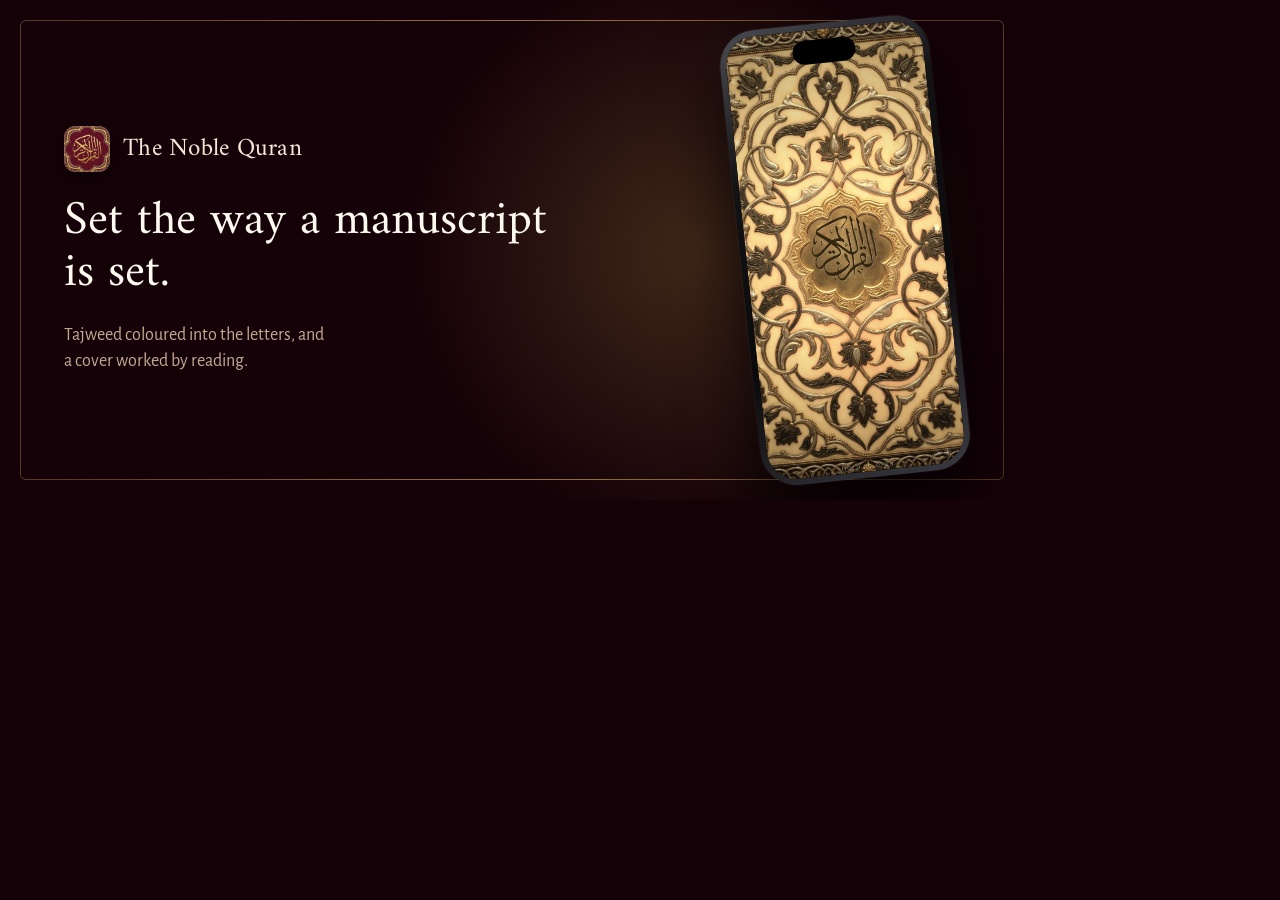
<file: feature.html>
<!doctype html>
<html lang="en">
<head>
<meta charset="utf-8">
<title>Play feature graphic source</title>
<!--
  The source for img/og.jpg. Chrome writes PNG, so render at 2x and convert:

    chrome --headless --window-size=1200,630 --force-device-scale-factor=2 \
           --screenshot=og_raw.png http://localhost:8000/og.html
    # downscale og_raw.png to 1200x630 and save as img/og.jpg

  Written as a page rather than drawn in a script so the card uses the site's
  own typefaces and palette instead of an approximation of them.
-->
<link rel="preconnect" href="https://fonts.googleapis.com">
<link rel="preconnect" href="https://fonts.gstatic.com" crossorigin>
<link href="https://fonts.googleapis.com/css2?family=Amiri:wght@400;700&family=Alegreya+Sans:wght@300;400;500&display=swap" rel="stylesheet">
<style>
  :root{
    --ox-deep:#150208; --ox:#23050d;
    --gold:#d8ab53; --gold-bright:#f2dda4; --gold-dim:#8f7134;
    --ink:#f4e9d8; --body:#c3ab91;
  }
  *{box-sizing:border-box;margin:0;padding:0}
  html,body{width:1024px;height:500px;overflow:hidden}
  body{
    background:var(--ox-deep);
    font-family:'Alegreya Sans',system-ui,sans-serif;
    color:var(--ink);
    position:relative;
    display:flex;align-items:center;
  }
  /* The same light the cover sits in on the page itself. */
  body::before{
    content:"";position:absolute;right:-8%;top:50%;transform:translateY(-50%);
    width:820px;height:820px;border-radius:50%;
    background:radial-gradient(closest-side,rgba(216,171,83,.22),transparent 70%);
  }
  .frame{position:absolute;inset:20px;border:1px solid rgba(216,171,83,.34);border-radius:6px;
    pointer-events:none}
  .frame::before,.frame::after{content:"";position:absolute;left:34px;right:34px;height:1px;
    background:linear-gradient(90deg,transparent,var(--gold) 50%,transparent);opacity:.5}
  .frame::before{top:-1px}
  .frame::after{bottom:-1px}

  .copy{position:relative;z-index:2;padding:0 0 0 64px;width:560px}
  .mark{display:flex;align-items:center;gap:13px;margin-bottom:24px}
  .mark img{width:46px;height:46px;border-radius:11px;box-shadow:0 4px 18px rgba(0,0,0,.5)}
  .mark span{font-family:'Amiri',Georgia,serif;font-size:25px;letter-spacing:.01em;color:var(--ink)}
  h1{font-family:'Amiri',Georgia,serif;font-weight:400;font-size:48px;line-height:1.08;
    color:#fffaf0;margin-bottom:22px}
  p{font-size:18px;line-height:1.45;color:var(--body);max-width:26ch}

  .stage{position:absolute;right:74px;top:50%;transform:translateY(-50%) rotate(-6deg);z-index:2}
  .phone{width:210px;aspect-ratio:1206/2622;border-radius:36px;padding:6px;
    background:linear-gradient(155deg,#4a4a52,#131316 28%,#0a0a0c 62%,#3a3a42);
    box-shadow:0 34px 70px rgba(0,0,0,.78),0 0 0 1px rgba(255,255,255,.06)}
  .screen{width:100%;height:100%;border-radius:30px;overflow:hidden;background:#000}
  .screen img{width:100%;height:100%;object-fit:cover;object-position:top;display:block}
  .island{position:absolute;top:16px;left:50%;transform:translateX(-50%);width:30%;height:24px;
    background:#000;border-radius:999px}
</style>
</head>
<body>
  <div class="frame"></div>

  <div class="copy">
    <div class="mark"><img src="img/icon.png" alt=""><span>The Noble Quran</span></div>
    <h1>Set the way a manuscript is set.</h1>
    <p>Tajweed coloured into the letters, and a cover worked by reading.</p>
  </div>

  <div class="stage">
    <div class="phone">
      <div class="island"></div>
      <div class="screen"><img src="img/cover_gold.webp" alt=""></div>
    </div>
  </div>
</body>
</html>
</file>
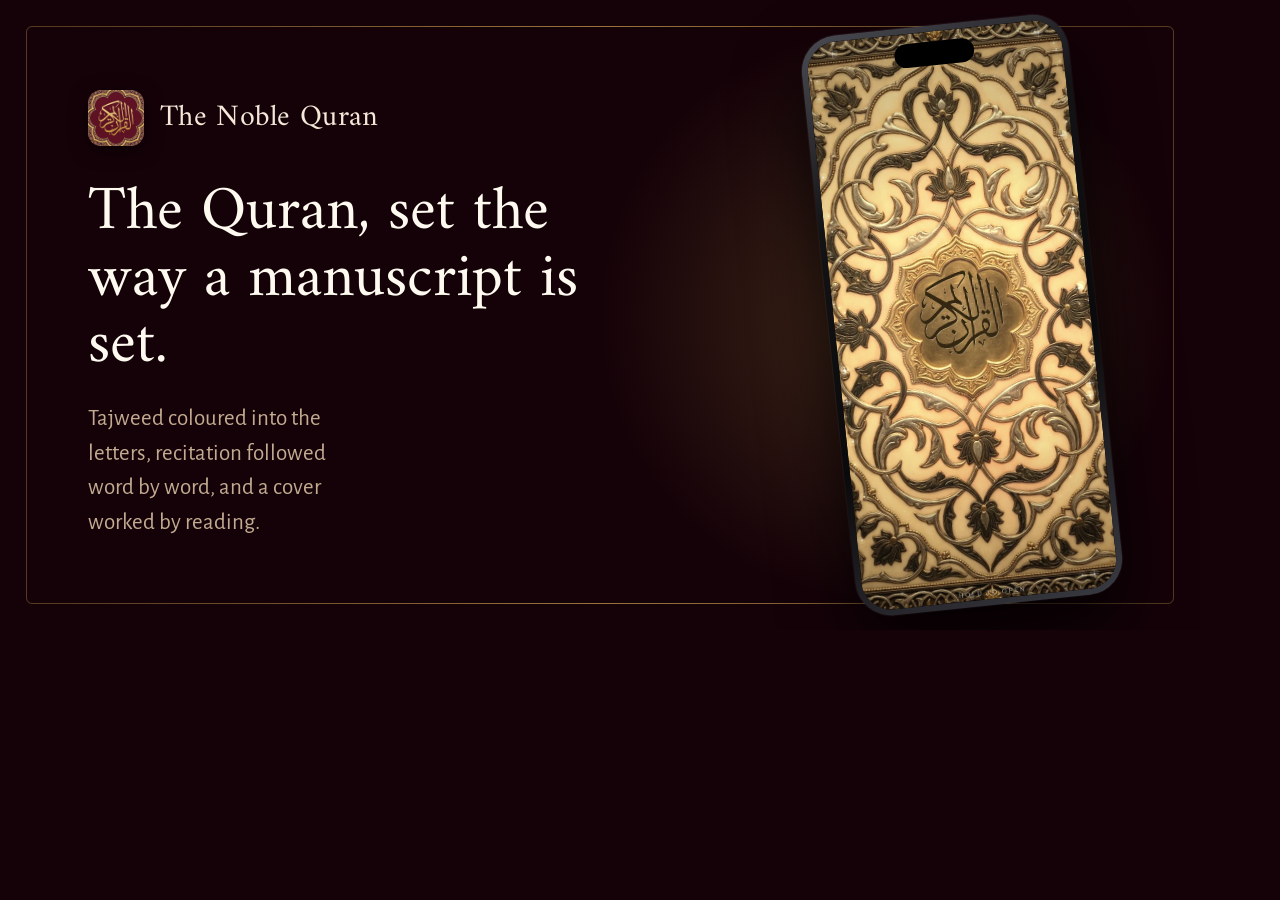
<file: og.html>
<!doctype html>
<html lang="en">
<head>
<meta charset="utf-8">
<title>Open Graph card source</title>
<!--
  The source for img/og.jpg. Chrome writes PNG, so render at 2x and convert:

    chrome --headless --window-size=1200,630 --force-device-scale-factor=2 \
           --screenshot=og_raw.png http://localhost:8000/og.html
    # downscale og_raw.png to 1200x630 and save as img/og.jpg

  Written as a page rather than drawn in a script so the card uses the site's
  own typefaces and palette instead of an approximation of them.
-->
<link rel="preconnect" href="https://fonts.googleapis.com">
<link rel="preconnect" href="https://fonts.gstatic.com" crossorigin>
<link href="https://fonts.googleapis.com/css2?family=Amiri:wght@400;700&family=Alegreya+Sans:wght@300;400;500&display=swap" rel="stylesheet">
<style>
  :root{
    --ox-deep:#150208; --ox:#23050d;
    --gold:#d8ab53; --gold-bright:#f2dda4; --gold-dim:#8f7134;
    --ink:#f4e9d8; --body:#c3ab91;
  }
  *{box-sizing:border-box;margin:0;padding:0}
  html,body{width:1200px;height:630px;overflow:hidden}
  body{
    background:var(--ox-deep);
    font-family:'Alegreya Sans',system-ui,sans-serif;
    color:var(--ink);
    position:relative;
    display:flex;align-items:center;
  }
  /* The same light the cover sits in on the page itself. */
  body::before{
    content:"";position:absolute;right:-8%;top:50%;transform:translateY(-50%);
    width:820px;height:820px;border-radius:50%;
    background:radial-gradient(closest-side,rgba(216,171,83,.22),transparent 70%);
  }
  .frame{position:absolute;inset:26px;border:1px solid rgba(216,171,83,.34);border-radius:6px;
    pointer-events:none}
  .frame::before,.frame::after{content:"";position:absolute;left:34px;right:34px;height:1px;
    background:linear-gradient(90deg,transparent,var(--gold) 50%,transparent);opacity:.5}
  .frame::before{top:-1px}
  .frame::after{bottom:-1px}

  .copy{position:relative;z-index:2;padding:0 0 0 88px;width:660px}
  .mark{display:flex;align-items:center;gap:16px;margin-bottom:34px}
  .mark img{width:56px;height:56px;border-radius:13px;box-shadow:0 4px 18px rgba(0,0,0,.5)}
  .mark span{font-family:'Amiri',Georgia,serif;font-size:30px;letter-spacing:.01em;color:var(--ink)}
  h1{font-family:'Amiri',Georgia,serif;font-weight:400;font-size:62px;line-height:1.08;
    color:#fffaf0;margin-bottom:22px}
  p{font-size:23px;line-height:1.5;color:var(--body);max-width:23ch}

  .stage{position:absolute;right:104px;top:50%;transform:translateY(-50%) rotate(-6deg);z-index:2}
  .phone{width:268px;aspect-ratio:1206/2622;border-radius:36px;padding:6px;
    background:linear-gradient(155deg,#4a4a52,#131316 28%,#0a0a0c 62%,#3a3a42);
    box-shadow:0 34px 70px rgba(0,0,0,.78),0 0 0 1px rgba(255,255,255,.06)}
  .screen{width:100%;height:100%;border-radius:30px;overflow:hidden;background:#000}
  .screen img{width:100%;height:100%;object-fit:cover;object-position:top;display:block}
  .island{position:absolute;top:16px;left:50%;transform:translateX(-50%);width:30%;height:24px;
    background:#000;border-radius:999px}
</style>
</head>
<body>
  <div class="frame"></div>

  <div class="copy">
    <div class="mark"><img src="img/icon.png" alt=""><span>The Noble Quran</span></div>
    <h1>The Quran, set the way a manuscript is set.</h1>
    <p>Tajweed coloured into the letters, recitation followed word by word, and a
       cover worked by reading.</p>
  </div>

  <div class="stage">
    <div class="phone">
      <div class="island"></div>
      <div class="screen"><img src="img/cover_gold.webp" alt=""></div>
    </div>
  </div>
</body>
</html>
</file>
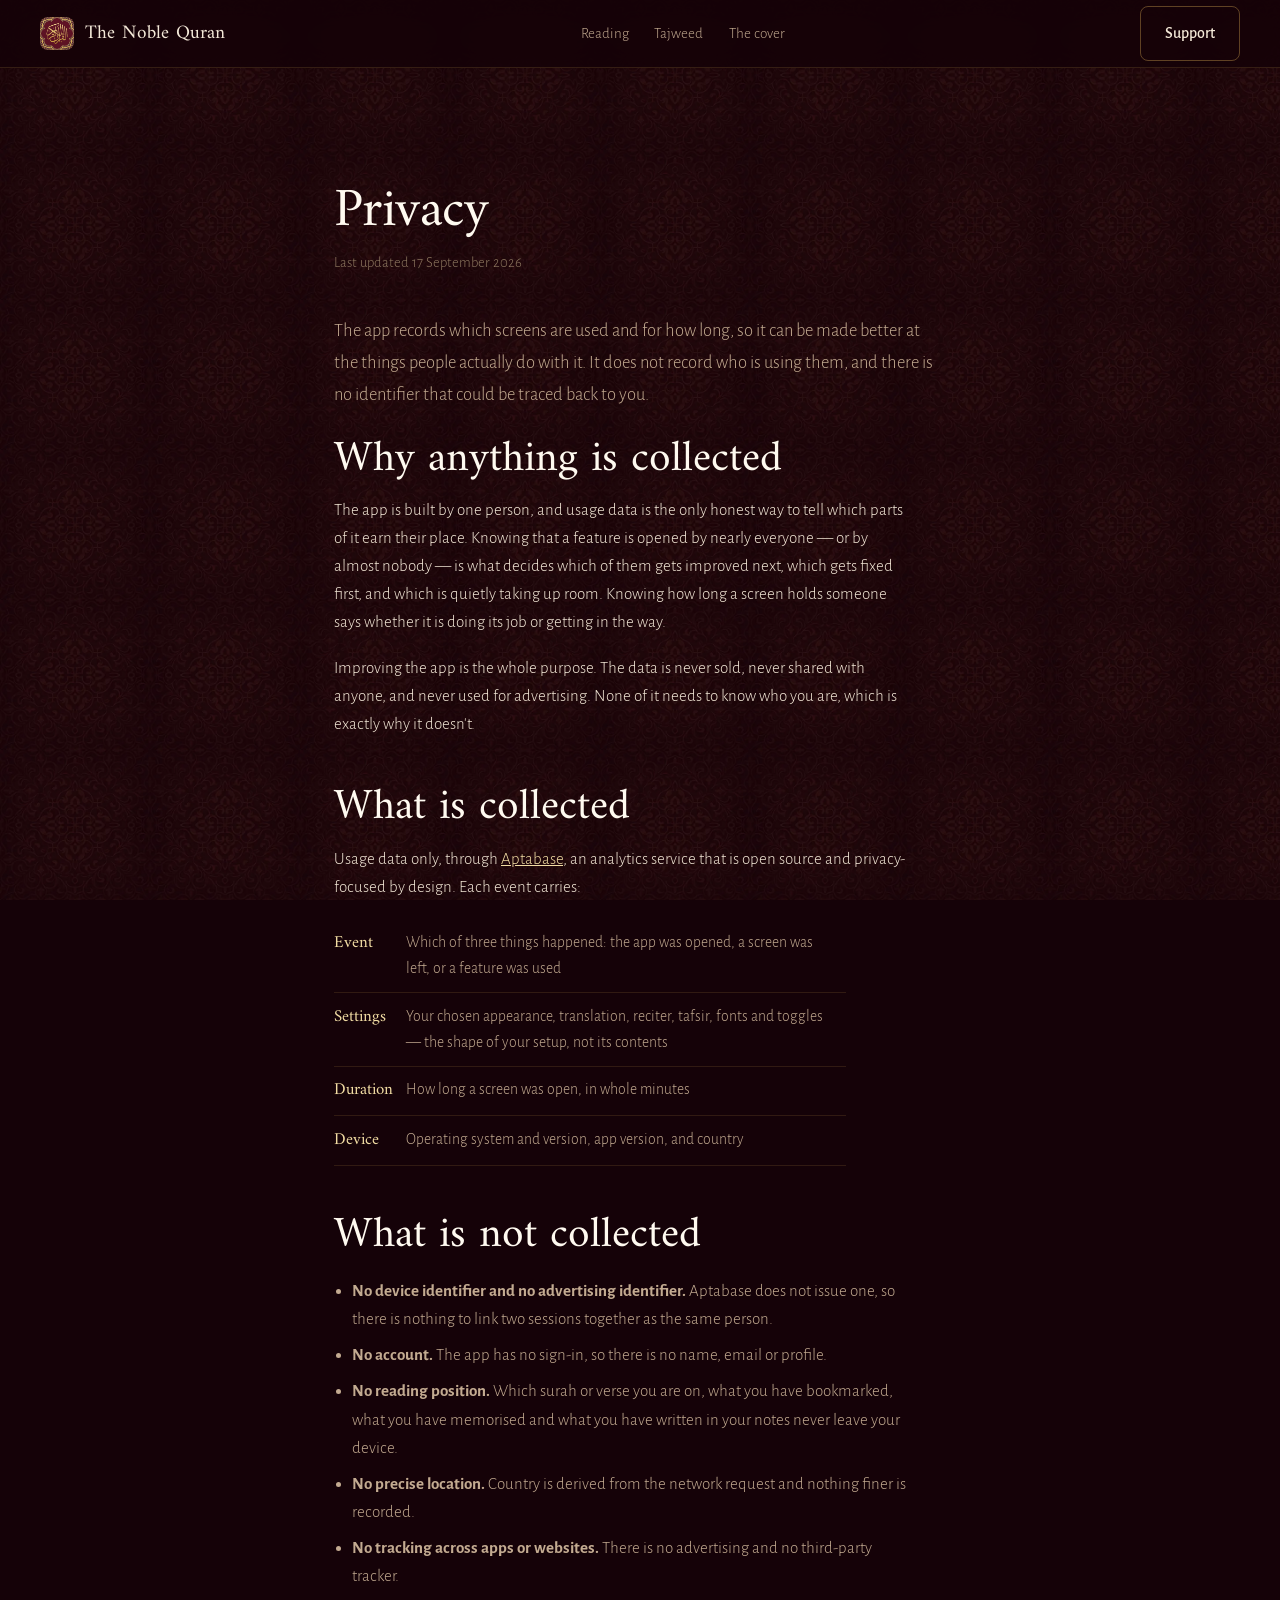
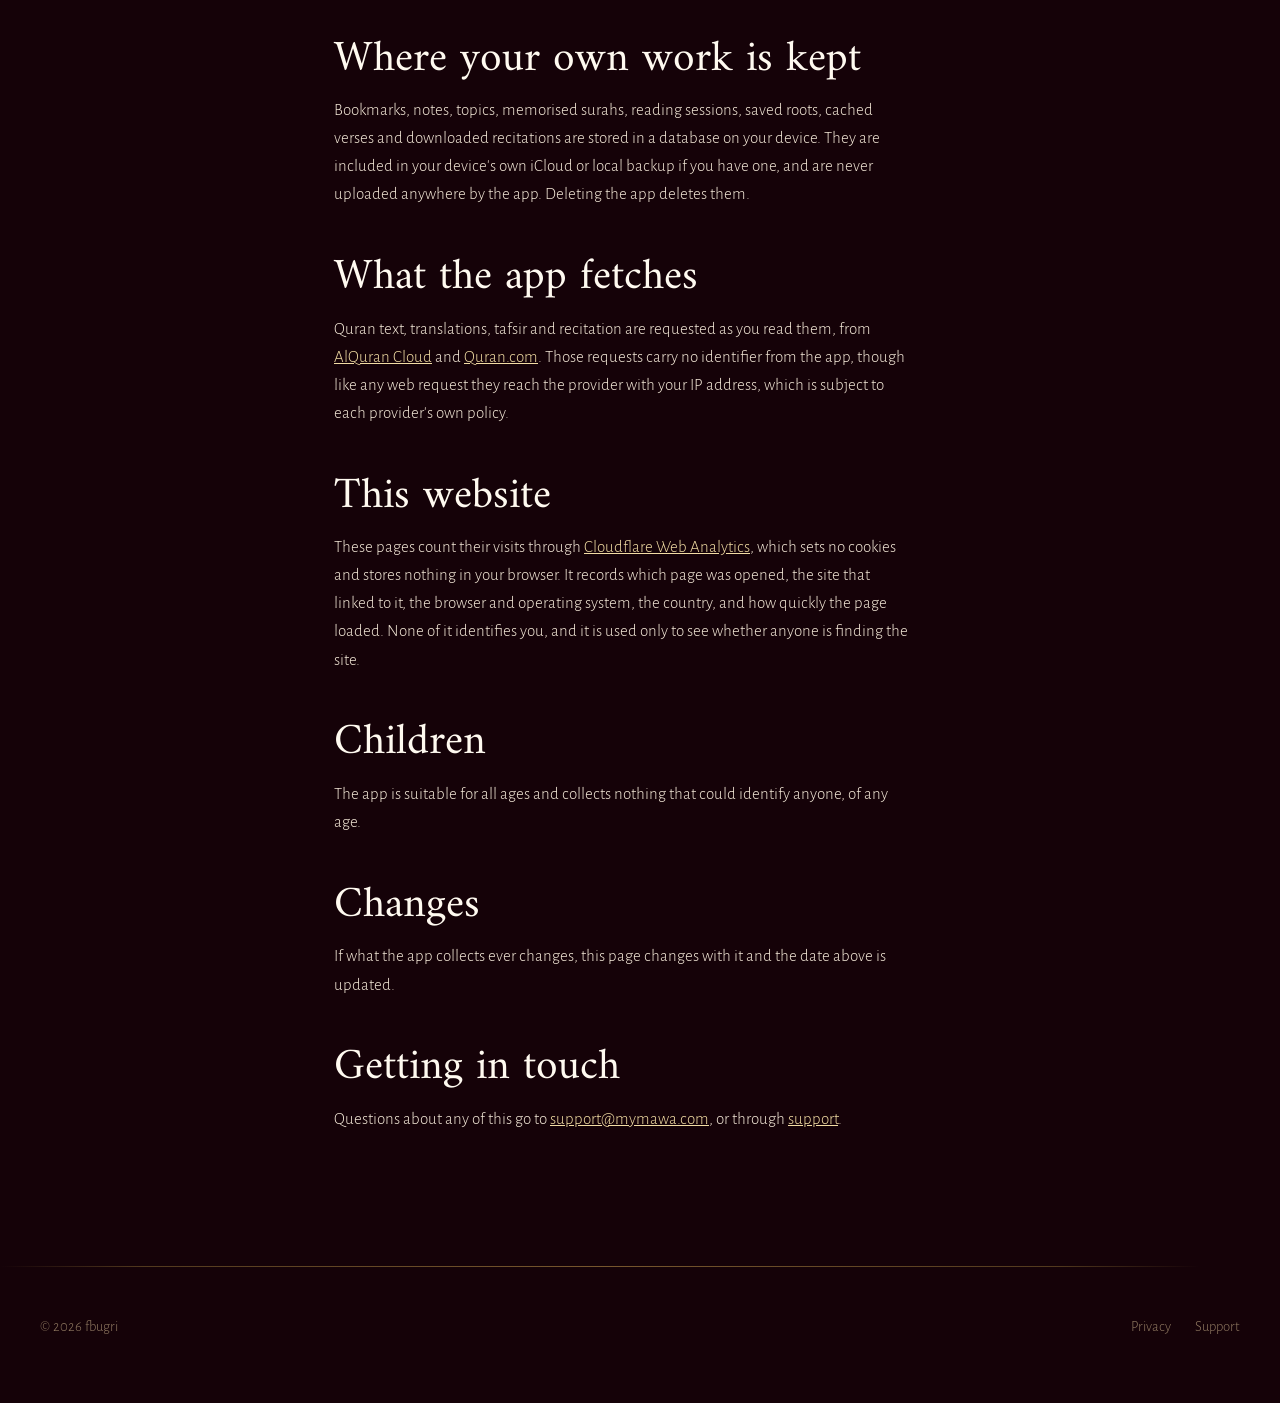
<file: privacy.html>
<!doctype html>
<html lang="en">
<head>
<meta charset="utf-8">
<meta name="viewport" content="width=device-width, initial-scale=1">
<title>Privacy — The Noble Quran</title>
<meta name="description" content="What The Noble Quran records, what it does not, and where the data goes.">
<link rel="icon" href="img/icon.png">
<link rel="canonical" href="https://fbugri-rgb.github.io/noble-quran/privacy.html">
<meta property="og:type" content="website">
<meta property="og:site_name" content="The Noble Quran">
<meta property="og:title" content="Privacy — The Noble Quran">
<meta property="og:description" content="What the app records, why, and the far longer list of what it does not. No identifier, no profile, no advertising.">
<meta property="og:url" content="https://fbugri-rgb.github.io/noble-quran/privacy.html">
<meta property="og:image" content="https://fbugri-rgb.github.io/noble-quran/img/og.jpg">
<meta property="og:image:width" content="1200">
<meta property="og:image:height" content="630">
<meta property="og:image:alt" content="The Noble Quran: an iPhone showing an illuminated gold book cover.">
<meta name="twitter:card" content="summary_large_image">
<meta name="twitter:title" content="Privacy — The Noble Quran">
<meta name="twitter:description" content="What the app records, why, and the far longer list of what it does not. No identifier, no profile, no advertising.">
<meta name="twitter:image" content="https://fbugri-rgb.github.io/noble-quran/img/og.jpg">
<meta name="theme-color" content="#150208">

<link rel="preconnect" href="https://fonts.googleapis.com">
<link rel="preconnect" href="https://fonts.gstatic.com" crossorigin>
<link href="https://fonts.googleapis.com/css2?family=Amiri:ital,wght@0,400;0,700;1,400&family=Alegreya+Sans:wght@300;400;500;700&display=swap" rel="stylesheet">
<link rel="stylesheet" href="style.css">
<style>
  .prose{max-width:68ch;margin-inline:auto}
  .prose h2{margin-top:2.8rem}
  .prose h2:first-of-type{margin-top:1.5rem}
  .prose ul{padding-left:1.1rem;color:var(--body);max-width:var(--measure)}
  .prose li{margin-bottom:.5rem}
  .prose code{font-family:ui-monospace,SFMono-Regular,Menlo,monospace;font-size:.92em;
    color:var(--gold-bright);background:color-mix(in srgb,var(--gold) 9%,transparent);
    padding:.1em .35em;border-radius:.25rem}
  .stamp{color:var(--faint);font-size:.92rem;margin-bottom:2.5rem}
  table{border-collapse:collapse;width:100%;max-width:var(--measure);margin:1.2rem 0 1.6rem;font-size:.98rem}
  th,td{text-align:left;padding:.65rem .8rem .65rem 0;
    border-bottom:1px solid color-mix(in srgb,var(--gold) 14%,transparent);vertical-align:top}
  th{font-family:var(--display);font-weight:400;color:var(--gold-bright);font-size:1.05rem}
  td{color:var(--body)}
</style>
</head>
<body>

<header class="masthead">
  <div class="folio bar">
    <a class="wordmark" href="index.html"><img src="img/icon.png" alt=""><span>The Noble Quran</span></a>
    <nav>
      <a href="index.html#reading">Reading</a>
      <a href="index.html#tajweed">Tajweed</a>
      <a href="index.html#cover">The cover</a>
    </nav>
    <a class="btn btn-quiet" href="support.html">Support</a>
  </div>
</header>

<main>
<section>
  <div class="folio prose">
    <h1 style="font-size:clamp(2.2rem,4.5vw,3.4rem);margin-bottom:.6rem">Privacy</h1>
    <p class="stamp">Last updated 17 September 2026</p>

    <p class="lede">The app records which screens are used and for how long, so it can be made
      better at the things people actually do with it. It does not record who is using them, and
      there is no identifier that could be traced back to you.</p>

    <h2>Why anything is collected</h2>
    <p>The app is built by one person, and usage data is the only honest way to tell which parts
      of it earn their place. Knowing that a feature is opened by nearly everyone — or by almost
      nobody — is what decides which of them gets improved next, which gets fixed first, and
      which is quietly taking up room. Knowing how long a screen holds someone says whether it
      is doing its job or getting in the way.</p>
    <p>Improving the app is the whole purpose. The data is never sold, never shared with anyone,
      and never used for advertising. None of it needs to know who you are, which is exactly why
      it doesn't.</p>

    <h2>What is collected</h2>
    <p>Usage data only, through <a href="https://aptabase.com" style="color:var(--gold-bright)">Aptabase</a>,
      an analytics service that is open source and privacy-focused by design. Each event carries:</p>
    <table>
      <tr><th>Event</th><td>Which of three things happened: the app was opened, a screen was left, or a feature was used</td></tr>
      <tr><th>Settings</th><td>Your chosen appearance, translation, reciter, tafsir, fonts and toggles — the shape of your setup, not its contents</td></tr>
      <tr><th>Duration</th><td>How long a screen was open, in whole minutes</td></tr>
      <tr><th>Device</th><td>Operating system and version, app version, and country</td></tr>
    </table>

    <h2>What is not collected</h2>
    <ul>
      <li><strong>No device identifier and no advertising identifier.</strong> Aptabase does not
        issue one, so there is nothing to link two sessions together as the same person.</li>
      <li><strong>No account.</strong> The app has no sign-in, so there is no name, email or profile.</li>
      <li><strong>No reading position.</strong> Which surah or verse you are on, what you have
        bookmarked, what you have memorised and what you have written in your notes never leave
        your device.</li>
      <li><strong>No precise location.</strong> Country is derived from the network request and
        nothing finer is recorded.</li>
      <li><strong>No tracking across apps or websites.</strong> There is no advertising and no
        third-party tracker.</li>
    </ul>

    <h2>Where your own work is kept</h2>
    <p>Bookmarks, notes, topics, memorised surahs, reading sessions, saved roots, cached verses
      and downloaded recitations are stored in a database on your device. They are included in
      your device's own iCloud or local backup if you have one, and are never uploaded anywhere
      by the app. Deleting the app deletes them.</p>

    <h2>What the app fetches</h2>
    <p>Quran text, translations, tafsir and recitation are requested as you read them, from
      <a href="https://alquran.cloud" style="color:var(--gold-bright)">AlQuran Cloud</a> and
      <a href="https://quran.com" style="color:var(--gold-bright)">Quran.com</a>. Those requests
      carry no identifier from the app, though like any web request they reach the provider with
      your IP address, which is subject to each provider's own policy.</p>

    <h2>This website</h2>
    <p>These pages count their visits through
      <a href="https://www.cloudflare.com/web-analytics/" style="color:var(--gold-bright)">Cloudflare Web Analytics</a>,
      which sets no cookies and stores nothing in your browser. It records which page was opened,
      the site that linked to it, the browser and operating system, the country, and how quickly
      the page loaded. None of it identifies you, and it is used only to see whether anyone is
      finding the site.</p>

    <h2>Children</h2>
    <p>The app is suitable for all ages and collects nothing that could identify anyone, of any age.</p>

    <h2>Changes</h2>
    <p>If what the app collects ever changes, this page changes with it and the date above is
      updated.</p>

    <h2>Getting in touch</h2>
    <p>Questions about any of this go to
      <a href="mailto:support@mymawa.com" style="color:var(--gold-bright)">support@mymawa.com</a>, or through
      <a href="support.html" style="color:var(--gold-bright)">support</a>.</p>
  </div>
</section>
</main>

<hr class="rule folio">
<footer>
  <div class="folio foot">
    <div>© 2026 fbugri</div>
    <nav>
      <a href="privacy.html">Privacy</a>
      <a href="support.html">Support</a>
    </nav>
  </div>
</footer>

<!-- Cloudflare Web Analytics --><script defer src="https://static.cloudflareinsights.com/beacon.min.js" data-cf-beacon='{"token": "4b5db89ab6f84194aeaf933504becd6a"}'></script><!-- End Cloudflare Web Analytics -->
</body>
</html>
</file>
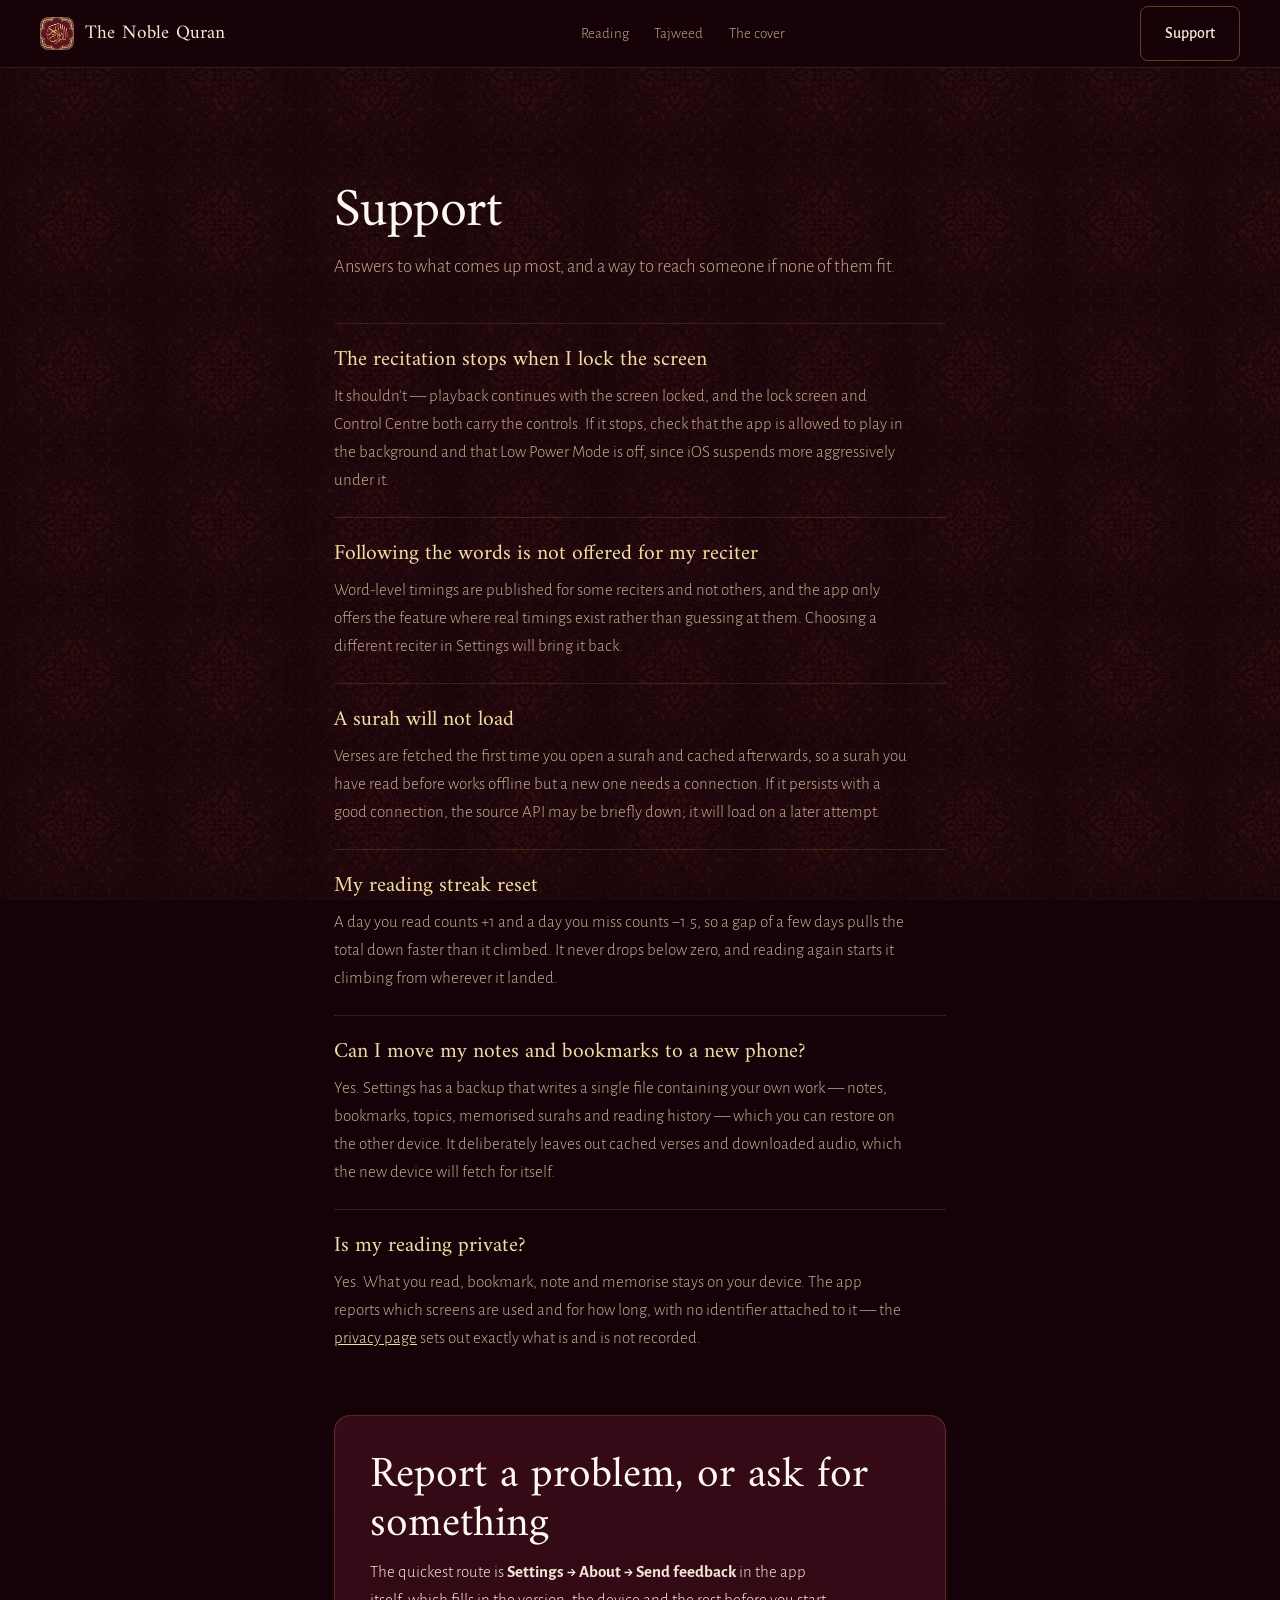
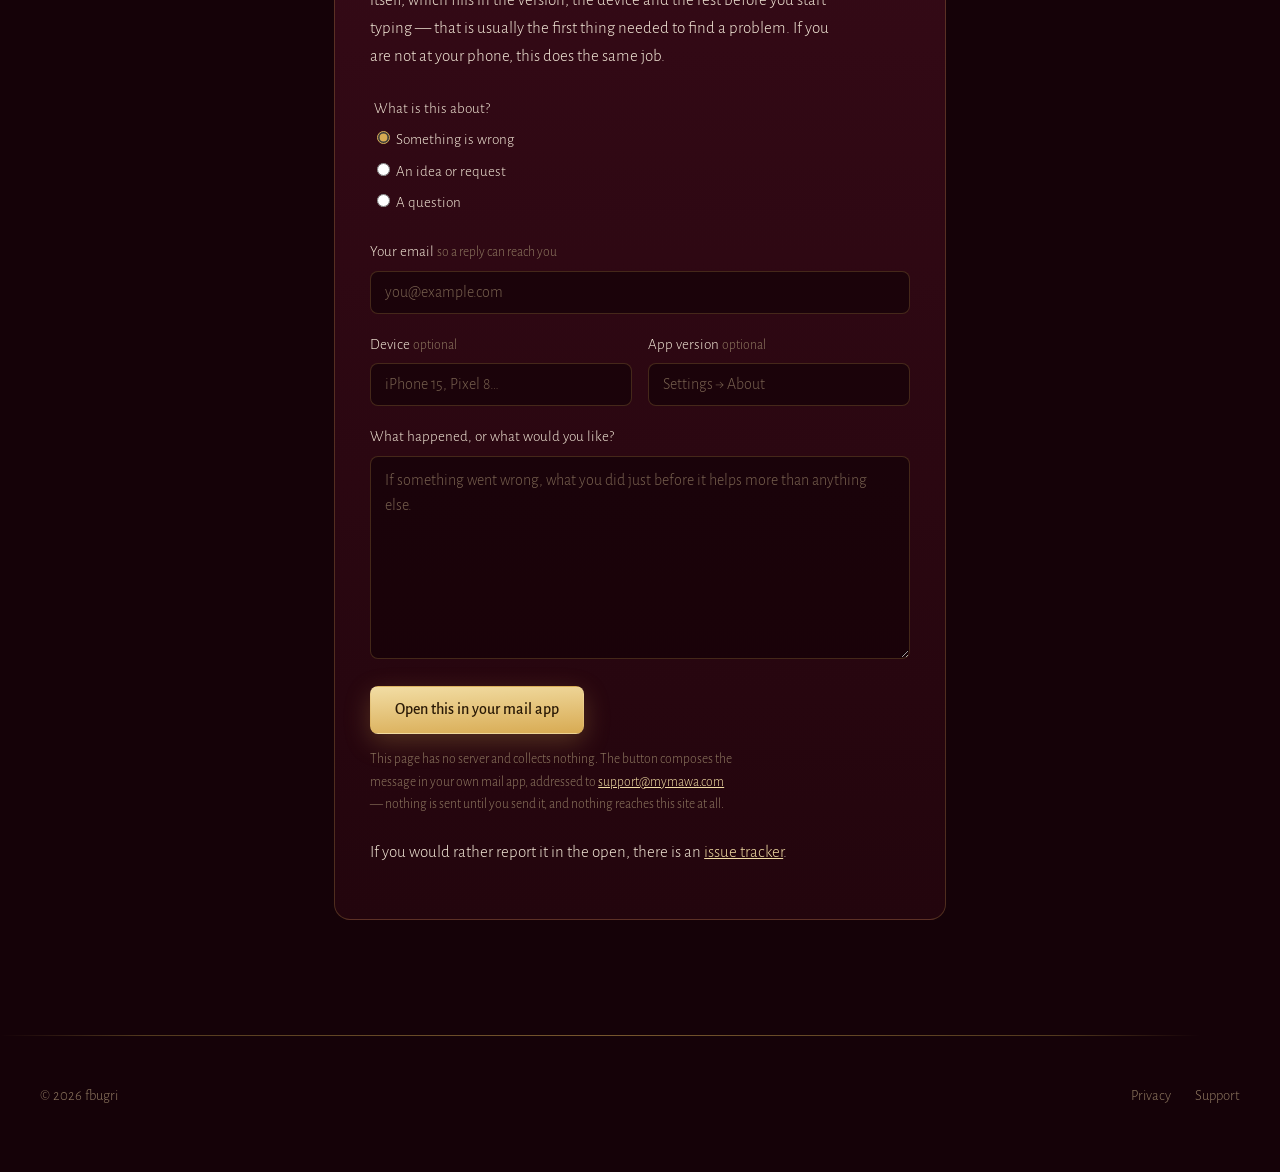
<file: support.html>
<!doctype html>
<html lang="en">
<head>
<meta charset="utf-8">
<meta name="viewport" content="width=device-width, initial-scale=1">
<title>Support — The Noble Quran</title>
<meta name="description" content="Help with The Noble Quran: common questions, and how to report a problem.">
<link rel="icon" href="img/icon.png">
<link rel="canonical" href="https://fbugri-rgb.github.io/noble-quran/support.html">
<meta property="og:type" content="website">
<meta property="og:site_name" content="The Noble Quran">
<meta property="og:title" content="Support — The Noble Quran">
<meta property="og:description" content="Answers to what comes up most with The Noble Quran, and where to report a problem.">
<meta property="og:url" content="https://fbugri-rgb.github.io/noble-quran/support.html">
<meta property="og:image" content="https://fbugri-rgb.github.io/noble-quran/img/og.jpg">
<meta property="og:image:width" content="1200">
<meta property="og:image:height" content="630">
<meta property="og:image:alt" content="The Noble Quran: an iPhone showing an illuminated gold book cover.">
<meta name="twitter:card" content="summary_large_image">
<meta name="twitter:title" content="Support — The Noble Quran">
<meta name="twitter:description" content="Answers to what comes up most with The Noble Quran, and where to report a problem.">
<meta name="twitter:image" content="https://fbugri-rgb.github.io/noble-quran/img/og.jpg">
<meta name="theme-color" content="#150208">

<link rel="preconnect" href="https://fonts.googleapis.com">
<link rel="preconnect" href="https://fonts.gstatic.com" crossorigin>
<link href="https://fonts.googleapis.com/css2?family=Amiri:ital,wght@0,400;0,700;1,400&family=Alegreya+Sans:wght@300;400;500;700&display=swap" rel="stylesheet">
<link rel="stylesheet" href="style.css">
<style>
  .prose{max-width:68ch;margin-inline:auto}
  .ask{border-top:1px solid color-mix(in srgb,var(--gold) 16%,transparent);padding:1.4rem 0}
  .ask h3{font-family:var(--display);font-weight:400;font-size:1.35rem;color:var(--gold-bright);
    margin:0 0 .5rem}
  .ask p{margin:0;color:var(--body)}
  .ask p + p{margin-top:.6rem}
  .contact{background:linear-gradient(180deg,var(--ox-lift),var(--ox));
    border:1px solid color-mix(in srgb,var(--gold) 24%,transparent);border-radius:1rem;
    padding:clamp(1.5rem,3vw,2.2rem);margin-top:2.5rem}
  .contact h2{margin-bottom:.5rem}
  .contact p{max-width:52ch}

  #contactForm{margin:1.6rem 0 1.4rem;max-width:36rem}
  .field{margin-bottom:1.1rem;border:0;padding:0;min-width:0}
  .field label,.field legend{display:block;margin-bottom:.4rem;color:var(--ink);font-size:.95rem}
  .hint{color:var(--faint);font-size:.85rem;font-weight:300}
  .row{display:flex;gap:1rem;flex-wrap:wrap}
  .row .field{flex:1 1 12rem}
  input[type=text],input[type=email],textarea{
    width:100%;
    background:color-mix(in srgb,var(--ox-deep) 70%,transparent);
    border:1px solid color-mix(in srgb,var(--gold) 22%,transparent);
    border-radius:.5rem;
    color:var(--ink);
    font-family:var(--text);
    font-size:1rem;
    font-weight:300;
    padding:.7rem .85rem;
  }
  input::placeholder,textarea::placeholder{color:color-mix(in srgb,var(--faint) 80%,transparent)}
  input:focus,textarea:focus{outline:2px solid var(--gold-bright);outline-offset:1px}
  textarea{resize:vertical;line-height:1.6}
  .radio{display:inline-flex;align-items:center;gap:.45rem;margin:0 1.1rem .3rem 0;
    color:var(--body);font-size:.95rem;cursor:pointer}
  .radio input{accent-color:var(--gold)}
  .error{color:#e3a2a2;font-size:.9rem;margin:.45rem 0 0}
  .form-note{max-width:36rem;margin-top:.9rem}
  .form-note a{color:var(--gold-bright)}
</style>
</head>
<body>

<header class="masthead">
  <div class="folio bar">
    <a class="wordmark" href="index.html"><img src="img/icon.png" alt=""><span>The Noble Quran</span></a>
    <nav>
      <a href="index.html#reading">Reading</a>
      <a href="index.html#tajweed">Tajweed</a>
      <a href="index.html#cover">The cover</a>
    </nav>
    <a class="btn btn-quiet" href="support.html#contact">Support</a>
  </div>
</header>

<main>
<section>
  <div class="folio prose">
    <h1 style="font-size:clamp(2.2rem,4.5vw,3.4rem);margin-bottom:.6rem">Support</h1>
    <p class="lede" style="margin-bottom:2.5rem">Answers to what comes up most, and a way to
      reach someone if none of them fit.</p>

    <div class="ask">
      <h3>The recitation stops when I lock the screen</h3>
      <p>It shouldn't — playback continues with the screen locked, and the lock screen and
        Control Centre both carry the controls. If it stops, check that the app is allowed to
        play in the background and that Low Power Mode is off, since iOS suspends more
        aggressively under it.</p>
    </div>

    <div class="ask">
      <h3>Following the words is not offered for my reciter</h3>
      <p>Word-level timings are published for some reciters and not others, and the app only
        offers the feature where real timings exist rather than guessing at them. Choosing a
        different reciter in Settings will bring it back.</p>
    </div>

    <div class="ask">
      <h3>A surah will not load</h3>
      <p>Verses are fetched the first time you open a surah and cached afterwards, so a surah
        you have read before works offline but a new one needs a connection. If it persists with
        a good connection, the source API may be briefly down; it will load on a later attempt.</p>
    </div>

    <div class="ask">
      <h3>My reading streak reset</h3>
      <p>A day you read counts +1 and a day you miss counts −1.5, so a gap of a few days pulls the
        total down faster than it climbed. It never drops below zero, and reading again starts
        it climbing from wherever it landed.</p>
    </div>

    <div class="ask">
      <h3>Can I move my notes and bookmarks to a new phone?</h3>
      <p>Yes. Settings has a backup that writes a single file containing your own work — notes,
        bookmarks, topics, memorised surahs and reading history — which you can restore on the
        other device. It deliberately leaves out cached verses and downloaded audio, which the
        new device will fetch for itself.</p>
    </div>

    <div class="ask">
      <h3>Is my reading private?</h3>
      <p>Yes. What you read, bookmark, note and memorise stays on your device. The app reports
        which screens are used and for how long, with no identifier attached to it — the
        <a href="privacy.html" style="color:var(--gold-bright)">privacy page</a> sets out
        exactly what is and is not recorded.</p>
    </div>

    <div class="contact" id="contact">
      <h2>Report a problem, or ask for something</h2>
      <p>The quickest route is <b>Settings → About → Send feedback</b> in the app itself, which
        fills in the version, the device and the rest before you start typing — that is usually
        the first thing needed to find a problem. If you are not at your phone, this does the
        same job.</p>

      <form id="contactForm" novalidate>
        <fieldset class="field">
          <legend>What is this about?</legend>
          <label class="radio"><input type="radio" name="kind" value="A problem" checked>
            <span>Something is wrong</span></label>
          <label class="radio"><input type="radio" name="kind" value="Feedback">
            <span>An idea or request</span></label>
          <label class="radio"><input type="radio" name="kind" value="A question">
            <span>A question</span></label>
        </fieldset>

        <div class="field">
          <label for="f-email">Your email <span class="hint">so a reply can reach you</span></label>
          <input id="f-email" name="email" type="email" autocomplete="email"
                 placeholder="you@example.com">
        </div>

        <div class="row">
          <div class="field">
            <label for="f-device">Device <span class="hint">optional</span></label>
            <input id="f-device" name="device" type="text" placeholder="iPhone 15, Pixel 8…">
          </div>
          <div class="field">
            <label for="f-version">App version <span class="hint">optional</span></label>
            <input id="f-version" name="version" type="text" placeholder="Settings → About">
          </div>
        </div>

        <div class="field">
          <label for="f-message">What happened, or what would you like?</label>
          <textarea id="f-message" name="message" rows="7" required
                    placeholder="If something went wrong, what you did just before it helps more than anything else."></textarea>
          <p class="error" id="f-error" hidden>Please write a message first.</p>
        </div>

        <button class="btn btn-gold" type="submit">Open this in your mail app</button>
        <p class="hint form-note">This page has no server and collects nothing. The button
          composes the message in your own mail app, addressed to
          <a href="mailto:support@mymawa.com">support@mymawa.com</a> — nothing is sent until you
          send it, and nothing reaches this site at all.</p>
      </form>

      <p>If you would rather report it in the open, there is an
        <a href="https://github.com/fbugri-rgb/noble-quran/issues" style="color:var(--gold-bright)">issue tracker</a>.</p>
    </div>
  </div>
</section>
</main>

<hr class="rule folio">
<footer>
  <div class="folio foot">
    <div>© 2026 fbugri</div>
    <nav>
      <a href="privacy.html">Privacy</a>
      <a href="support.html">Support</a>
    </nav>
  </div>
</footer>

<script>
/* No backend: this is a static page. The form composes the message in the
   reader's own mail app instead of posting anywhere, so nothing is collected
   here and nothing leaves the machine until they press send in their client.
 *
 * encodeURIComponent, not URLSearchParams: the latter is form encoding, where
 * a space becomes "+". In a mailto body that is what the reader sees, and the
 * app's own feedback link had exactly that bug once already.
 */
(function(){
  var form = document.getElementById('contactForm');
  if(!form) return;
  var error = document.getElementById('f-error');

  form.addEventListener('submit', function(event){
    event.preventDefault();
    var message = form.message.value.trim();
    if(!message){
      error.hidden = false;
      form.message.focus();
      return;
    }
    error.hidden = true;

    var kind = form.querySelector('input[name=kind]:checked').value;
    var lines = [message, '', '—'];
    if(form.device.value.trim())  lines.push('Device: ' + form.device.value.trim());
    if(form.version.value.trim()) lines.push('App version: ' + form.version.value.trim());
    if(form.email.value.trim())   lines.push('Reply to: ' + form.email.value.trim());

    window.location.href = 'mailto:support@mymawa.com'
      + '?subject=' + encodeURIComponent('The Noble Quran — ' + kind)
      + '&body=' + encodeURIComponent(lines.join('\n'));
  });
})();
</script>

<!-- Cloudflare Web Analytics --><script defer src="https://static.cloudflareinsights.com/beacon.min.js" data-cf-beacon='{"token": "4b5db89ab6f84194aeaf933504becd6a"}'></script><!-- End Cloudflare Web Analytics -->
</body>
</html>
</file>
<file: style.css>
/* Shared shell for every page: tokens, type, masthead, buttons, footer.
   Page-specific components stay in the page that uses them. */

/* ─── Tokens ────────────────────────────────────────────────────────────────
   Taken from the app itself, not invented: the oxblood of the icon, the gold
   of its ornament, and the seventeen tajweed hues exactly as the reader
   draws them.                                                              */
:root{
  --ox-deep:#150208;
  --ox:#23050d;
  --ox-lift:#360a17;
  --ox-edge:#4a1223;

  --gold:#d8ab53;
  --gold-bright:#f2dda4;
  --gold-dim:#8f7134;

  --ink:#f4e9d8;
  --body:#c3ab91;
  --faint:#8e7860;

  --display:'Amiri',Georgia,'Times New Roman',serif;
  --text:'Alegreya Sans',system-ui,-apple-system,sans-serif;

  --folio:min(1200px,100% - 3rem);
  --measure:64ch;
}

*{box-sizing:border-box}
html{scroll-behavior:smooth}
@media (prefers-reduced-motion:reduce){html{scroll-behavior:auto}}

body{
  margin:0;
  /* The same arabesque the app works into its leather bars, baked into the
     site's own oxblood rather than laid over it: a fixed, blended overlay
     turned out to composite above the content and take the whole page down
     with it. As a plain background there is nothing to get wrong.

     Fixed, so the page moves over the texture the way a page moves over a
     desk. */
  background-color:var(--ox-deep);
  background-image:url('img/ground.webp');
  background-repeat:repeat;
  background-size:300px auto;
  background-attachment:fixed;
  color:var(--ink);
  font-family:var(--text);
  font-weight:300;
  font-size:17px;
  line-height:1.65;
  -webkit-font-smoothing:antialiased;
}
a{color:inherit}
img{max-width:100%;display:block}

.folio{width:var(--folio);margin-inline:auto}

/* The page is set as a folio: a wide text column with a narrow margin beside
   it, the way a mushaf carries its juz and hizb marks in the margin. The
   margin is not decoration — it holds the marks. */
.leaf{display:grid;grid-template-columns:4.5rem minmax(0,1fr);gap:0 1.75rem}
.margin{
  font-family:var(--display);
  color:var(--gold-dim);
  font-size:1.45rem;
  line-height:1;
  padding-top:.55rem;
  text-align:right;
  user-select:none;
}
.margin small{display:none}

h1,h2,h3{font-family:var(--display);font-weight:400;color:#fffaf0;margin:0}
h1{font-size:clamp(2.6rem,6vw,4.6rem);line-height:1.06;letter-spacing:-.01em}
h2{font-size:clamp(1.9rem,3.4vw,2.9rem);line-height:1.14;margin-bottom:.75rem}
h3{font-size:1.3rem;line-height:1.3}
p{margin:0 0 1.1rem;max-width:var(--measure)}
.lede{font-size:1.16rem;color:var(--body);line-height:1.72}
.quiet{color:var(--body)}

section{padding:clamp(4rem,9vw,7.5rem) 0;position:relative}

/* A gold rule that thins to nothing, like a ruled manuscript border. */
.rule{height:1px;border:0;margin:0;
  background:linear-gradient(90deg,transparent,var(--gold-dim) 12%,var(--gold) 50%,var(--gold-dim) 88%,transparent);
  opacity:.5}

/* ─── Masthead ─────────────────────────────────────────────────────────── */
.masthead{position:sticky;top:0;z-index:40;backdrop-filter:blur(14px);
  background:color-mix(in srgb,var(--ox-deep) 84%,transparent);
  border-bottom:1px solid color-mix(in srgb,var(--gold) 16%,transparent)}
.masthead .bar{display:flex;align-items:center;justify-content:space-between;gap:1.5rem;height:4.2rem}
.wordmark{display:flex;align-items:center;gap:.7rem;font-family:var(--display);font-size:1.2rem;
  letter-spacing:.01em;text-decoration:none}
.wordmark img{width:2.1rem;height:2.1rem;border-radius:.5rem}
.masthead nav{display:flex;gap:1.6rem;font-size:.95rem;color:var(--body)}
.masthead nav a{text-decoration:none;padding:.2rem 0;border-bottom:1px solid transparent;transition:border-color .18s,color .18s}
.masthead nav a:hover,.masthead nav a:focus-visible{color:var(--gold-bright);border-bottom-color:var(--gold)}

/* ─── Buttons ──────────────────────────────────────────────────────────── */
.btn{display:inline-flex;align-items:center;gap:.55rem;padding:.85rem 1.5rem;border-radius:.5rem;
  font-family:var(--text);font-size:1rem;font-weight:500;text-decoration:none;border:1px solid transparent;
  cursor:pointer;transition:transform .16s ease,box-shadow .16s ease,background .16s}
.btn-gold{background:linear-gradient(177deg,var(--gold-bright),var(--gold));color:#2b1a06;
  box-shadow:0 .5rem 1.6rem color-mix(in srgb,var(--gold) 26%,transparent)}
.btn-gold:hover{transform:translateY(-1px);box-shadow:0 .75rem 2rem color-mix(in srgb,var(--gold) 34%,transparent)}
.btn-quiet{border-color:color-mix(in srgb,var(--gold) 38%,transparent);color:var(--ink);background:none}
.btn-quiet:hover{background:color-mix(in srgb,var(--gold) 9%,transparent)}
:focus-visible{outline:2px solid var(--gold-bright);outline-offset:3px;border-radius:.25rem}

footer{padding:3rem 0 4rem;color:var(--faint);font-size:.92rem}
.foot{display:flex;justify-content:space-between;gap:1.2rem;flex-wrap:wrap;align-items:center}
.foot nav{display:flex;gap:1.5rem}
.foot a{text-decoration:none}
.foot a:hover{color:var(--gold-bright)}



/* ─── Platforms ────────────────────────────────────────────────────────────
   Drawn marks rather than the official store badges: those carry their own
   artwork and rules, and neither may be shown before the app is listed. */
.platforms{
  list-style:none;
  margin:1.6rem 0 0;
  padding:0;
  display:flex;
  gap:2rem;
  justify-content:center;
  flex-wrap:wrap;
  color:var(--faint);
  font-size:.95rem;
}
.platforms li{display:flex;align-items:center;gap:.55rem}
.platforms svg{width:1.3rem;height:1.3rem;fill:var(--gold-dim);flex:none}
</file>
